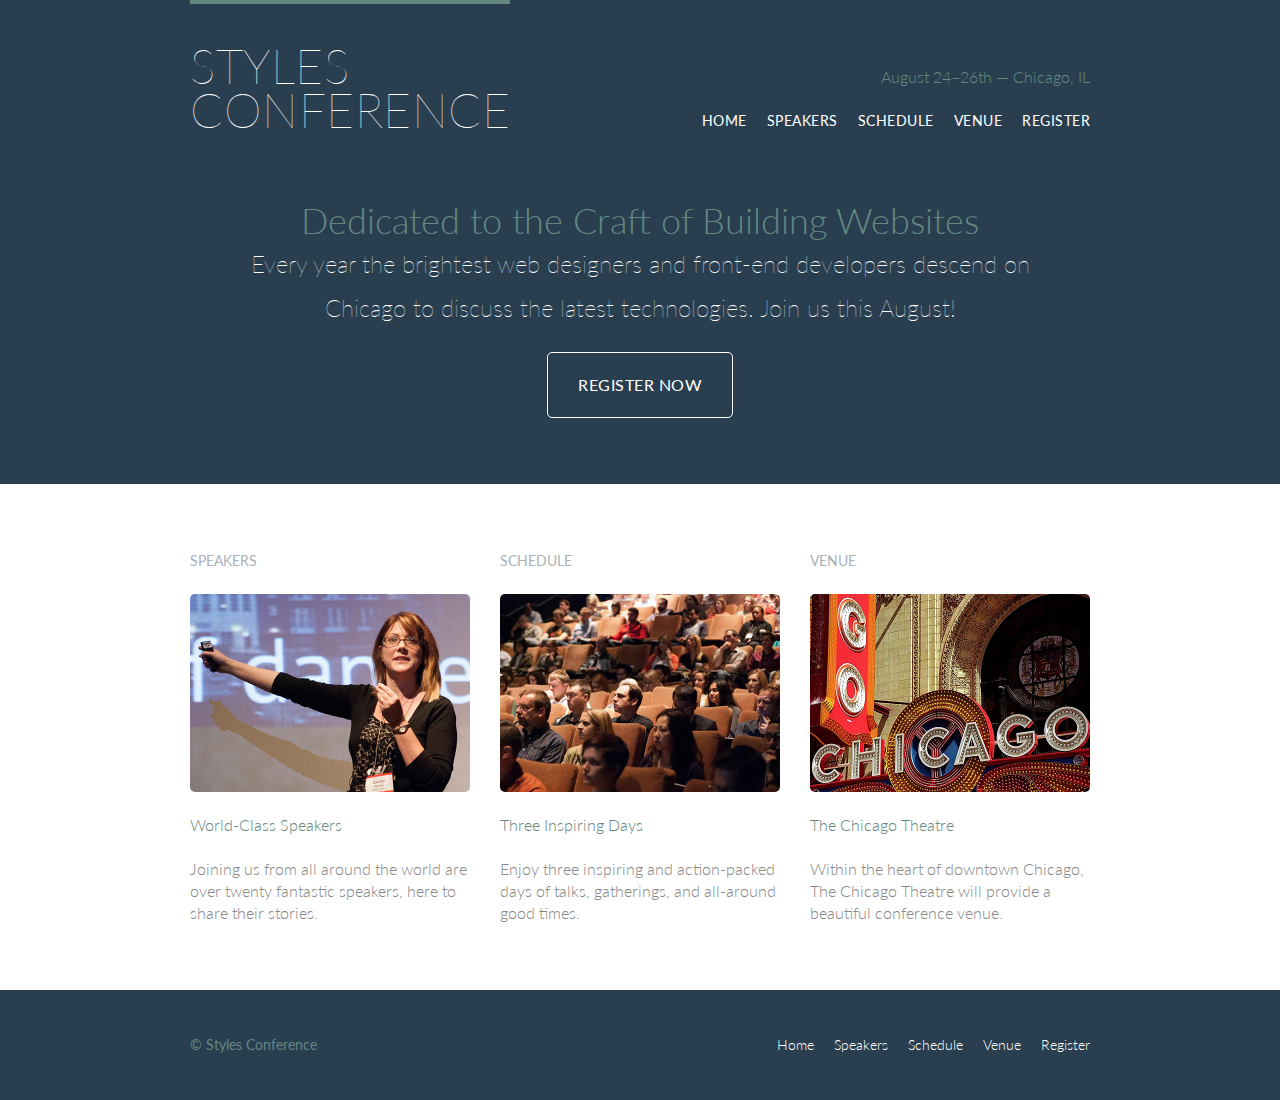
<file: index.html>
<!DOCTYPE html>
<html lang="en">
    <head>
        <meta charset="utf-8">
        <title>Styles Conference</title>
        <link rel="stylesheet" href="assets/stylesheets/main.css">
        <link href="https://fonts.googleapis.com/css?family=Lato:100,300,400" rel="stylesheet">
    </head>
    <body>
        
        <header class="primary-header container group">
            <h1 class="logo">
                <a href="index.html">Styles <br> Conference</a>
            </h1>
            <h3 class="tagline">August 24&ndash;26th &mdash; Chicago, IL</h3>
            
            <nav class="nav primary-nav">
                <ul>
                    <li><a href="index.html">Home</a></li><!--
                    --><li><a href="speakers.html">Speakers</a></li><!--
                    --><li><a href="schedule.html">Schedule</a></li><!--
                    --><li><a href="venue.html">Venue</a></li><!--
                    --><li><a href="register.html">Register</a></li>
                </ul>
            </nav>
        </header>
        
        <section class="hero container">
            <h2>Dedicated to the Craft of Building Websites</h2>
            <p>Every year the brightest web designers and front-end developers descend on Chicago to discuss the latest technologies. Join us this August!</p>
            <a href="register.html" class="btn btn-alt">Register Now</a>
        </section>
        
        <section class="row">
            <div class="grid">
                <!-- Speakers -->
                <section class="teaser col-1-3">
                    <h5>Speakers</h5>
                    <a href="speakers.html">
                        <img src="assets/images/home/speakers.jpg" alt="Professional Speaker">
                        <h3>World-Class Speakers</h3>
                    </a>
                    <p>Joining us from all around the world are over twenty fantastic speakers, here to share their stories.</p>
                </section><!-- 
                Schedule
                --><section class="teaser col-1-3">
                    <h5>Schedule</h5>
                    <a href="schedule.html">
                        <img src="assets/images/home/schedule.jpg" alt="Conference Schedule">
                        <h3>Three Inspiring Days</h3>
                    </a>
                    <p>Enjoy three inspiring and action-packed days of talks, gatherings, and all-around good times.</p>
                </section><!--
                Venue
                --><section class="teaser col-1-3">
                    <h5>Venue</h5>
                    <a href="venue.html">
                        <img src="assets/images/home/venue.jpg" alt="The Chicago Theatre">
                        <h3>The Chicago Theatre</h3>
                    </a>
                    <p>Within the heart of downtown Chicago, The Chicago Theatre will provide a beautiful conference venue.</p>
                </section>
            </div>
        </section>
        
        <footer class="primary-footer container group">
            <small>&copy; Styles Conference</small>
            <nav class="nav">
                <ul>
                    <li><a href="index.html">Home</a></li><!--
                    --><li><a href="speakers.html">Speakers</a></li><!--
                    --><li><a href="schedule.html">Schedule</a></li><!--
                    --><li><a href="venue.html">Venue</a></li><!--
                    --><li><a href="register.html">Register</a></li>
                </ul>
            </nav>
        </footer>

    </body>
</html>
</file>
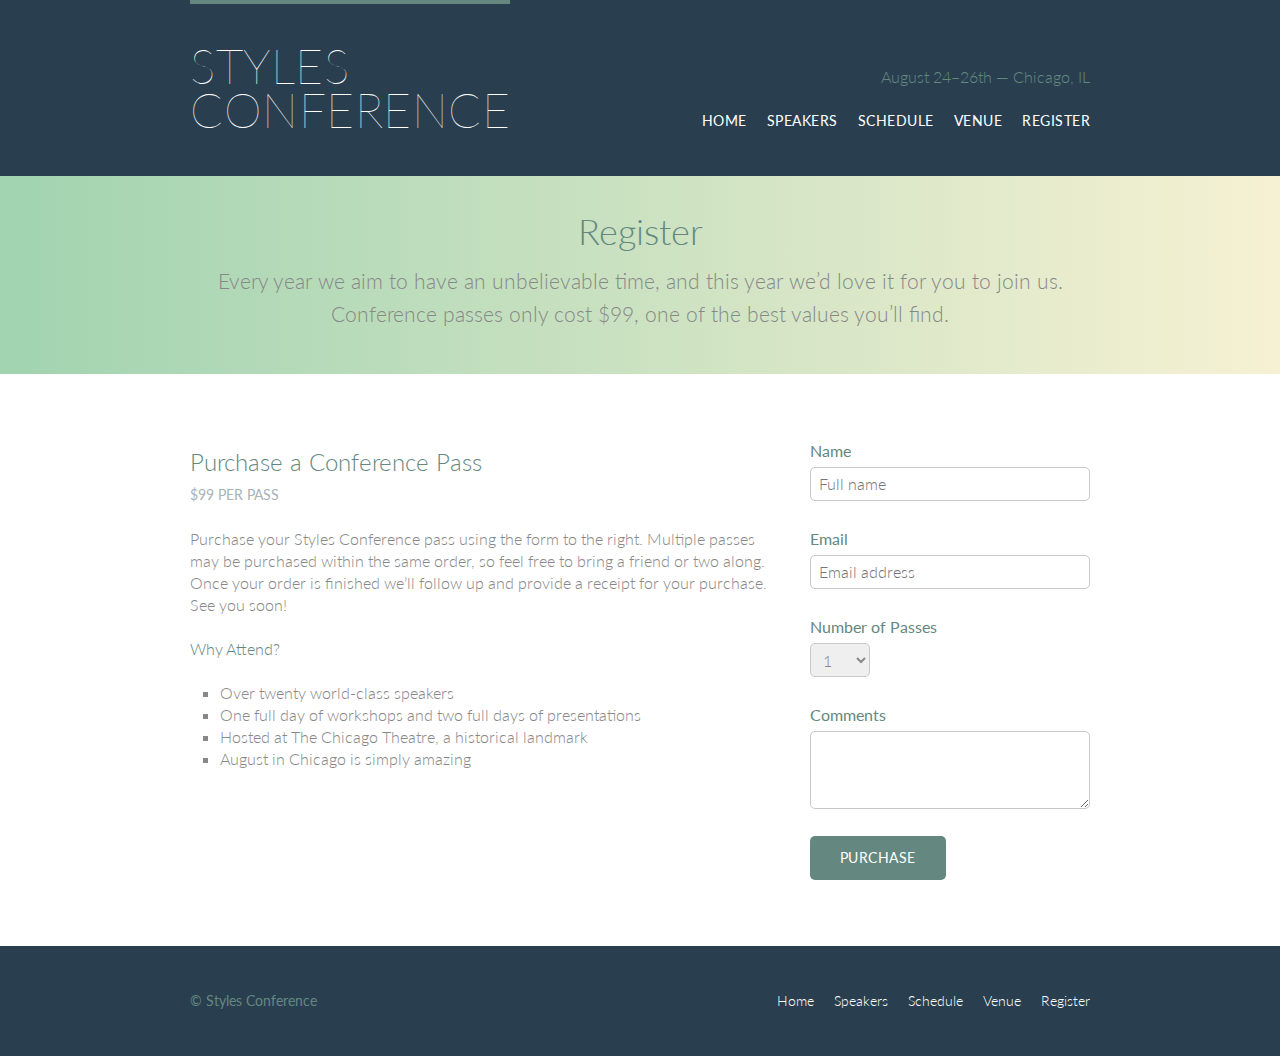
<file: register.html>
<!DOCTYPE html>
<html lang="en">
    <head>
        <meta charset="utf-8">
        <title>Register Now</title>
        <link rel="stylesheet" href="assets/stylesheets/main.css">
        <link href="https://fonts.googleapis.com/css?family=Lato:100,300,400" rel="stylesheet">
    </head>
    <body>
    
        <header class="primary-header container group">
            <h1 class="logo">
                <a href="index.html">Styles <br> Conference</a>
            </h1>
            <h3 class="tagline">August 24&ndash;26th &mdash; Chicago, IL</h3>
            
            <nav class="nav primary-nav">
                <ul>
                    <li><a href="index.html">Home</a></li><!--
                    --><li><a href="speakers.html">Speakers</a></li><!--
                    --><li><a href="schedule.html">Schedule</a></li><!--
                    --><li><a href="venue.html">Venue</a></li><!--
                    --><li><a href="register.html">Register</a></li>
                </ul>
            </nav>
        </header>
        
        <section class="row-alt">
            <div class="lead container">
                <h1>Register</h1>
                <p>Every year we aim to have an unbelievable time, and this year we&#8217;d love it for you to join us. Conference passes only cost $99, one of the best values you’ll find.</p>
            </div>
        </section>
        
        <section class="row">
            <div class="grid">
                <section class="col-2-3">
                    
                    <h2>Purchase a Conference Pass</h2>
                    <h5>$99 per Pass</h5>
                    
                    <p>Purchase your Styles Conference pass using the form to the right. Multiple passes may be purchased within the same order, so feel free to bring a friend or two along. Once your order is finished we&#8217;ll follow up and provide a receipt for your purchase. See you soon!</p>
                    
                    <h4>Why Attend?</h4>
                    
                    <ul class="why-attend">
                        <li>Over twenty world-class speakers</li>
                        <li>One full day of workshops and two full days of presentations</li>
                        <li>Hosted at The Chicago Theatre, a historical landmark</li>
                        <li>August in Chicago is simply amazing</li>
                    </ul>
                    
                </section><!--
                --><form class="col-1-3" action="#" method="post">
                    
                    <fieldset class="register-group">
                        <label>
                            Name
                            <input type="text" name="name" placeholder="Full name" required>
                        </label>
                        
                        <label>
                            Email
                            <input type="email" name="email" placeholder="Email address" required>
                        </label>
                        
                        <label>
                            Number of Passes
                            <select name="quantity" required>
                                <option value="1" selected>1</option>
                                <option value="2">2</option>
                                <option value="3">3</option>
                                <option value="4">4</option>
                                <option value="5">5</option>
                            </select>
                        </label>
                        
                        <label>
                            Comments
                            <textarea name="comments"></textarea>
                        </label>
                        
                    </fieldset>
                    
                    <input class="btn btn-default" type="submit" name="submit" value="Purchase">
                </form>
            </div>
        </section>
        
        <footer class="primary-footer container group">
            <small>&copy; Styles Conference</small>
            <nav class="nav">
                <ul>
                    <li><a href="index.html">Home</a></li><!--
                    --><li><a href="speakers.html">Speakers</a></li><!--
                    --><li><a href="schedule.html">Schedule</a></li><!--
                    --><li><a href="venue.html">Venue</a></li><!--
                    --><li><a href="register.html">Register</a></li>
                </ul>
            </nav>
        </footer>
    </body>
</html>
</file>
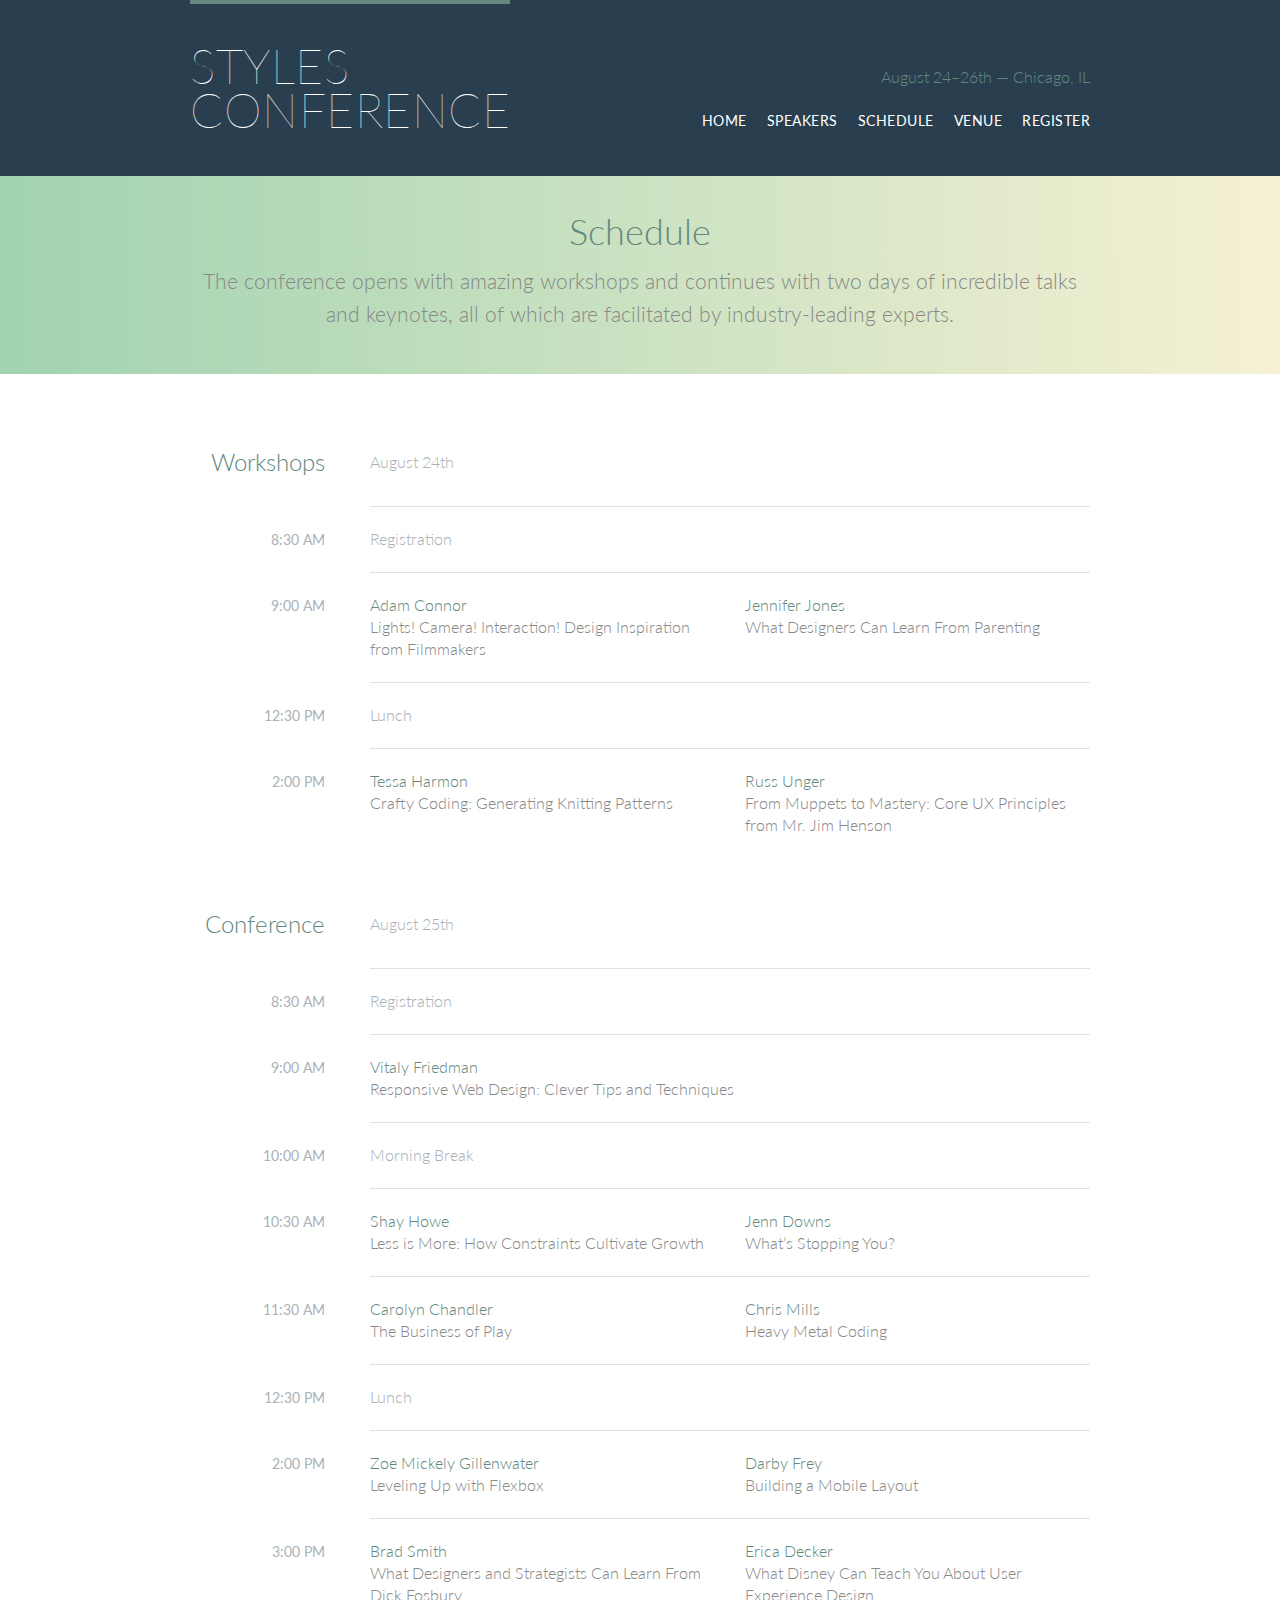
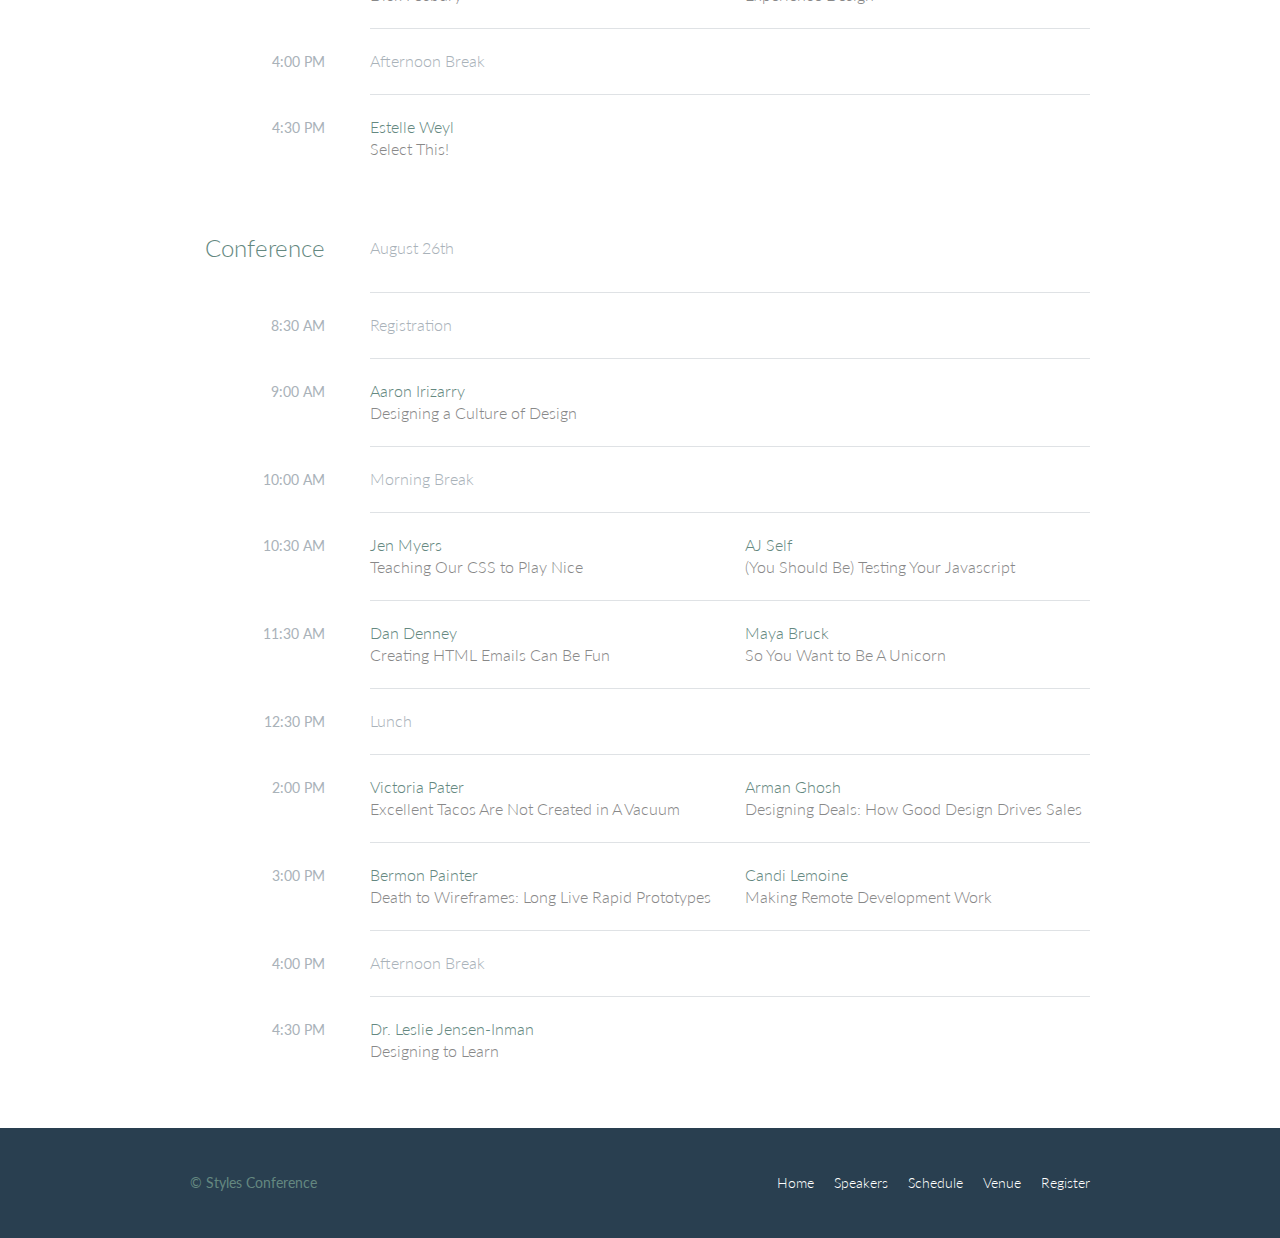
<file: schedule.html>
<!DOCTYPE html>
<html lang="en">
    <head>
        <meta charset="utf-8">
        <title>Register Now</title>
        <link rel="stylesheet" href="assets/stylesheets/main.css">
        <link href="https://fonts.googleapis.com/css?family=Lato:100,300,400" rel="stylesheet">
    </head>
    <body>
    
        <header class="primary-header container group">
            <h1 class="logo">
                <a href="index.html">Styles <br> Conference</a>
            </h1>
            <h3 class="tagline">August 24&ndash;26th &mdash; Chicago, IL</h3>
            
            <nav class="nav primary-nav">
                <ul>
                    <li><a href="index.html">Home</a></li><!--
                    --><li><a href="speakers.html">Speakers</a></li><!--
                    --><li><a href="schedule.html">Schedule</a></li><!--
                    --><li><a href="venue.html">Venue</a></li><!--
                    --><li><a href="register.html">Register</a></li>
                </ul>
            </nav>
        </header>
        
        <section class="row-alt">
            <div class="lead container">
                <h1>Schedule</h1>
                <p>The conference opens with amazing workshops and continues with two days of incredible talks and keynotes, all of which are facilitated by industry-leading experts.</p>
            </div>
        </section>
        
        <section class="row">
            <div class="container">
                
                <table>
                    <thead>
                        <tr>
                            <th scope="row">
                                Workshops
                            </th>
                            <td class="schedule-offset" colspan="2">
                                August 24th
                            </td>
                        </tr>
                    </thead>
                    <tbody>
                        <tr>
                            <th scope="row">
                                <time datetime="08:30:00">8:30 AM</time>
                            </th>
                            <td class="schedule-offset" colspan="2">
                                Registration
                            </td>
                        </tr>
                        <tr>
                            <th scope="row">
                                <time datetime="09:00:00">9:00 AM</time>
                            </th>
                            <td>
                                <a href="speakers.html#adam-connor">
                                    <h4>Adam Connor</h4>
                                    Lights! Camera! Interaction! Design Inspiration from Filmmakers
                                </a>
                            </td>
                            <td>
                                <a href="speakers.html#jennifer-jones">
                                    <h4>Jennifer Jones</h4>
                                    What Designers Can Learn From Parenting
                                </a>
                            </td>
                        </tr>
                        <tr>
                            <th scope="row">
                                <time datetime="12:30:00">12:30 PM</time>
                            </th>
                            <td class="schedule-offset" colspan="2">
                                Lunch
                            </td>
                        </tr>
                        <tr>
                            <th scope="row">
                                <time datetime="14:00:00">2:00 PM</time>
                            </th>
                            <td>
                                <a href="speakers.html#tessa-harmon">
                                    <h4>Tessa Harmon</h4>
                                    Crafty Coding: Generating Knitting Patterns
                                </a>
                            </td>
                            <td>
                                <a href="speakers.html#russ-unger">
                                    <h4>Russ Unger</h4>
                                    From Muppets to Mastery: Core UX Principles from Mr. Jim Henson
                                </a>
                            </td>
                        </tr>
                    </tbody>
                </table>
                
                <table>
                    <thead>
                        <tr>
                            <th scope="row">
                                Conference
                            </th>
                            <td class="schedule-offset" colspan="2">
                                August 25th
                            </td>
                        </tr>
                    </thead>
                    <tbody>
                        <tr>
                            <th scope="row">
                                <time datetime="08:30:00">8:30 AM</time>
                            </th>
                            <td class="schedule-offset" colspan="2">
                                Registration
                            </td>
                        </tr>
                        <tr>
                            <th scope="row">
                                <time datetime="09:00:00">9:00 AM</time>
                            </th>
                            <td colspan="2">
                                <a href="speakers.html#vitaly-friedman">
                                    <h4>Vitaly Friedman</h4>
                                    Responsive Web Design: Clever Tips and Techniques
                                </a>
                            </td>
                        </tr>
                        <tr>
                            <th scope="row">
                                <time datetime="10:00:00">10:00 AM</time>
                            </th>
                            <td class="schedule-offset" colspan="2">
                                Morning Break
                            </td>
                        </tr>
                        <tr>
                            <th scope="row">
                                <time datetime="10:30:00">10:30 AM</time>
                            </th>
                            <td>
                                <a href="speakers.html#shay-howe">
                                    <h4>Shay Howe</h4>
                                    Less is More: How Constraints Cultivate Growth
                                </a>
                            </td>
                            <td>
                                <a href="speakers.html#jenn-downs">
                                    <h4>Jenn Downs</h4>
                                    What&#8217;s Stopping You?
                                </a>
                            </td>
                        </tr>
                        <tr>
                            <th scope="row">
                                <time datetime="11:30:00">11:30 AM</time>
                            </th>
                            <td>
                                <a href="speakers.html#carolyn-chandler">
                                    <h4>Carolyn Chandler</h4>
                                    The Business of Play
                                </a>
                            </td>
                            <td>
                                <a href="speakers.html#chris-mills">
                                    <h4>Chris Mills</h4>
                                    Heavy Metal Coding
                                </a>
                            </td>
                        </tr>
                        <tr>
                            <th scope="row">
                                <time datetime="12:30:00">12:30 PM</time>
                            </th>
                            <td class="schedule-offset" colspan="2">
                                Lunch
                            </td>
                        </tr>
                        <tr>
                            <th scope="row">
                                <time datetime="14:00:00">2:00 PM</time>
                            </th>
                            <td>
                                <a href="speakers.html#zoe-mickley-gillenwater">
                                    <h4>Zoe Mickely Gillenwater</h4>
                                    Leveling Up with Flexbox
                                </a>
                            </td>
                            <td>
                                <a href="speakers.html#darby-frey">
                                    <h4>Darby Frey</h4>
                                    Building a Mobile Layout
                                </a>
                            </td>
                        </tr>
                        <tr>
                            <th scope="row">
                                <time datetime="15:00:00">3:00 PM</time>
                            </th>
                            <td>
                                <a href="speakers.html#brad-smith">
                                    <h4>Brad Smith</h4>
                                    What Designers and Strategists Can Learn From Dick Fosbury
                                </a>
                            </td>
                            <td>
                                <a href="speakers.html#erica-decker">
                                    <h4>Erica Decker</h4>
                                    What Disney Can Teach You About User Experience Design
                                </a>
                            </td>
                        </tr>
                        <tr>
                            <th scope="row">
                                <time datetime="16:00:00">4:00 PM</time>
                            </th>
                            <td class="schedule-offset" colspan="2">
                                Afternoon Break
                            </td>
                        </tr>
                        <tr>
                            <th scope="row">
                                <time datetime="16:30:00">4:30 PM</time>
                            </th>
                            <td colspan="2">
                                <a href="speakers.html#estelle-weyl">
                                    <h4>Estelle Weyl</h4>
                                    Select This!
                                </a>
                            </td>
                        </tr>
                    </tbody>
                </table>
                
                <table>
                    <thead>
                        <tr>
                            <th scope="row">
                                Conference
                            </th>
                            <td class="schedule-offset" colspan="2">
                                August 26th
                            </td>
                        </tr>
                    </thead>
                    <tbody>
                        <tr>
                            <th scope="row">
                                <time datetime="08:30:00">8:30 AM</time>
                            </th>
                            <td class="schedule-offset" colspan="2">
                                Registration
                            </td>
                        </tr>
                        <tr>
                            <th scope="row">
                                <time datetime="09:00:00">9:00 AM</time>
                            </th>
                            <td colspan="2">
                                <a href="speakers.html#aaron-irizarry">
                                    <h4>Aaron Irizarry</h4>
                                    Designing a Culture of Design
                                </a>
                            </td>
                        </tr>
                        <tr>
                            <th scope="row">
                                <time datetime="10:00:00">10:00 AM</time>
                            </th>
                            <td class="schedule-offset" colspan="2">
                                Morning Break
                            </td>
                        </tr>
                        <tr>
                            <th scope="row">
                                <time datetime="10:30:00">10:30 AM</time>
                            </th>
                            <td>
                                <a href="speakers.html#jen-myers">
                                    <h4>Jen Myers</h4>
                                    Teaching Our CSS to Play Nice
                                </a>
                            </td>
                            <td>
                               <a href="speakers.html#aj-self">
                                    <h4>AJ Self</h4>
                                   (You Should Be) Testing Your Javascript
                                </a> 
                            </td>
                        </tr>
                        <tr>
                            <th scope="row">
                                <time datetime="11:30:00">11:30 AM</time>
                            </th>
                            <td>
                                <a href="speakers.html#dan-denney">
                                    <h4>Dan Denney</h4>
                                    Creating HTML Emails Can Be Fun
                                </a>
                            </td>
                            <td>
                                <a href="speakers.html#maya-bruck">
                                    <h4>Maya Bruck</h4>
                                    So You Want to Be A Unicorn
                                </a>
                            </td>
                        </tr>
                        <tr>
                            <th scope="row">
                                <time datetime="12:30:00">12:30 PM</time>
                            </th>
                            <td class="schedule-offset" colspan="2">
                                Lunch
                            </td>
                        </tr>
                        <tr>
                            <th scope="row">
                                <time datetime="14:00:00">2:00 PM</time>
                            </th>
                            <td>
                                <a href="speakers.html#victoria-pater">
                                    <h4>Victoria Pater</h4>
                                    Excellent Tacos Are Not Created in A Vacuum
                                </a>
                            </td>
                            <td>
                                <a href="speakers.html#arman-ghosh">
                                    <h4>Arman Ghosh</h4>
                                    Designing Deals: How Good Design Drives Sales
                                </a>
                            </td>
                        </tr>
                        <tr>
                            <th scope="row">
                                <time datetime="15:00:00">3:00 PM</time>
                            </th>
                            <td>
                                <a href="speakers.html#bermon-painter">
                                    <h4>Bermon Painter</h4>
                                    Death to Wireframes: Long Live Rapid Prototypes
                                </a>
                            </td>
                            <td>
                                <a href="speakers.html#candi-lemoine">
                                    <h4>Candi Lemoine</h4>
                                    Making Remote Development Work
                                </a>
                            </td>
                        </tr>
                        <tr>
                            <th scope="row">
                                <time datetime="16:00:00">4:00 PM</time>
                            </th>
                            <td class="schedule-offset" colspan="2">
                                Afternoon Break
                            </td>
                        </tr>
                        <tr>
                            <th scope="row">
                                <time datetime="16:30:00">4:30 PM</time>
                            </th>
                            <td colspan="2">
                                <a href="speakers.html#dr-leslie-jensen-inman">
                                    <h4>Dr. Leslie Jensen-Inman</h4>
                                    Designing to Learn
                                </a>
                            </td>
                        </tr>
                    </tbody>
                </table>
                
            </div>
        </section>
        
        <footer class="primary-footer container group">
            <small>&copy; Styles Conference</small>
            <nav class="nav">
                <ul>
                    <li><a href="index.html">Home</a></li><!--
                    --><li><a href="speakers.html">Speakers</a></li><!--
                    --><li><a href="schedule.html">Schedule</a></li><!--
                    --><li><a href="venue.html">Venue</a></li><!--
                    --><li><a href="register.html">Register</a></li>
                </ul>
            </nav>
        </footer>
    </body>
</html>
</file>
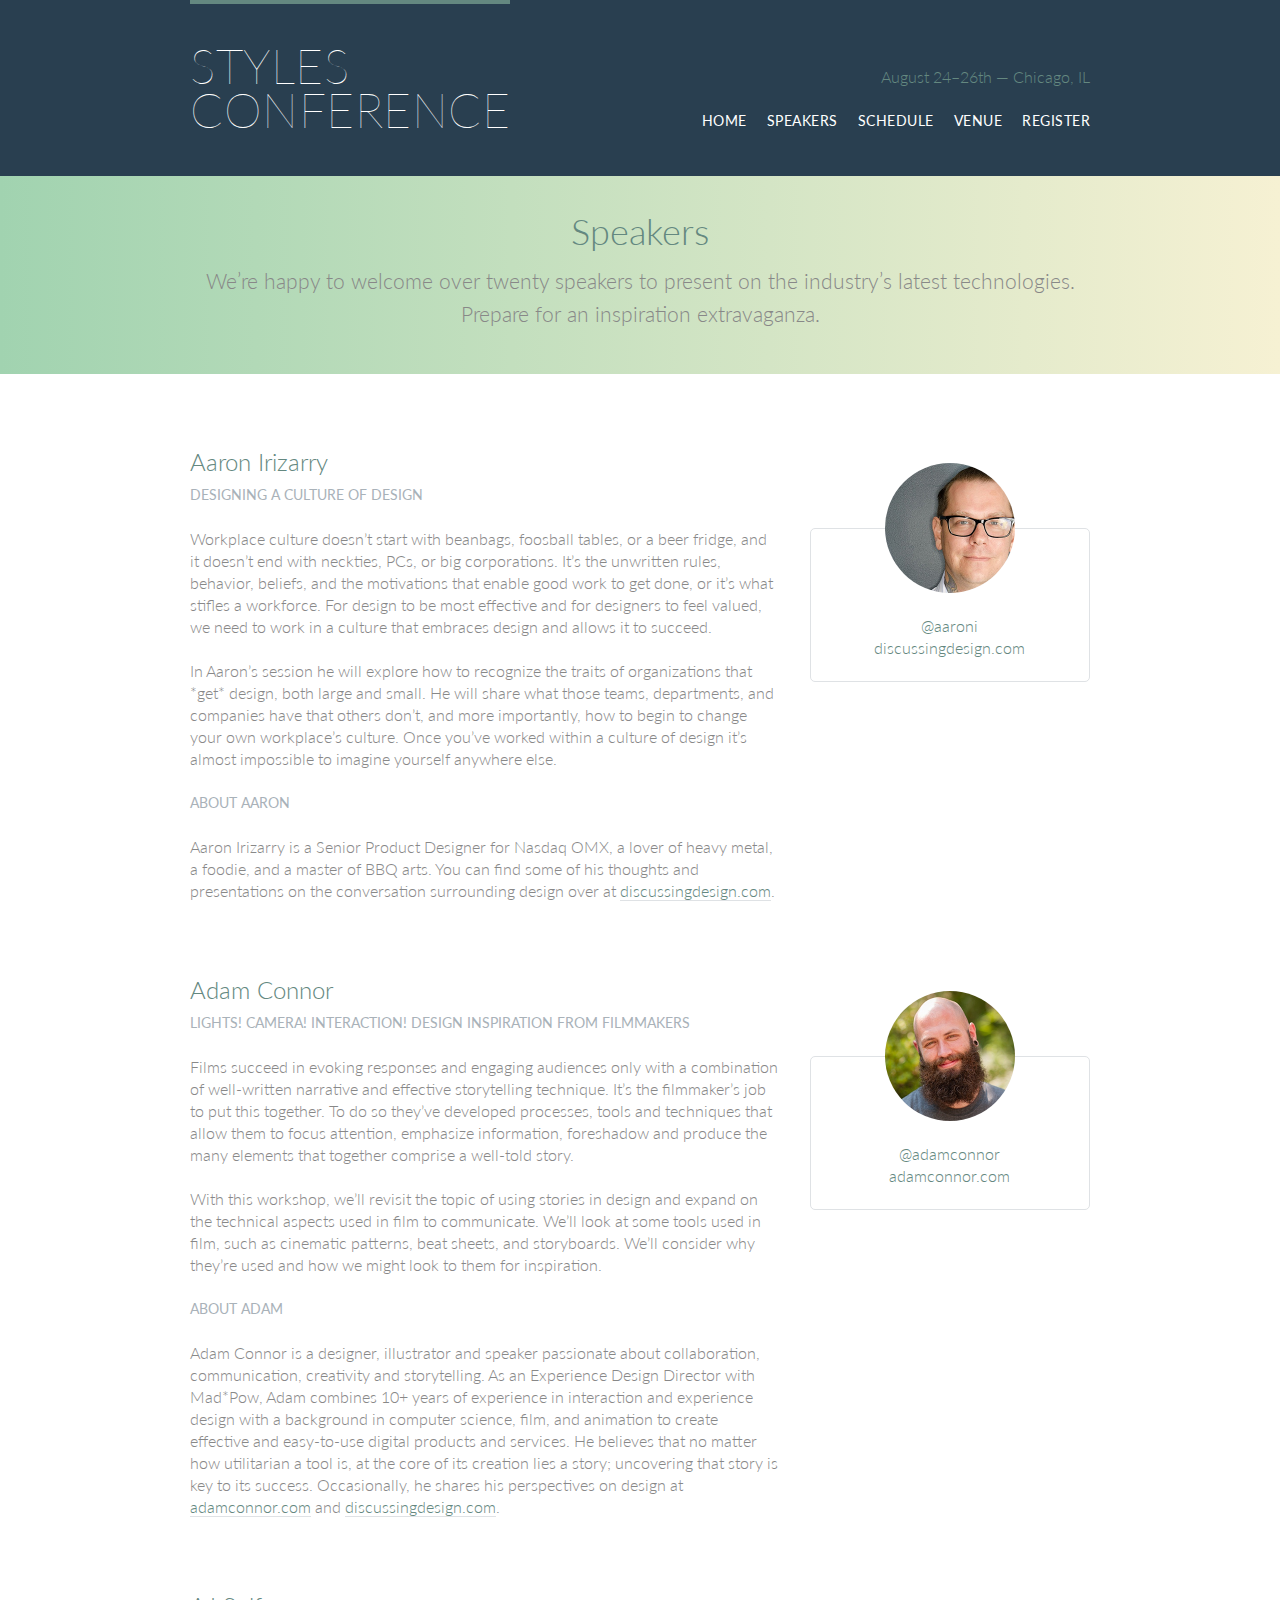
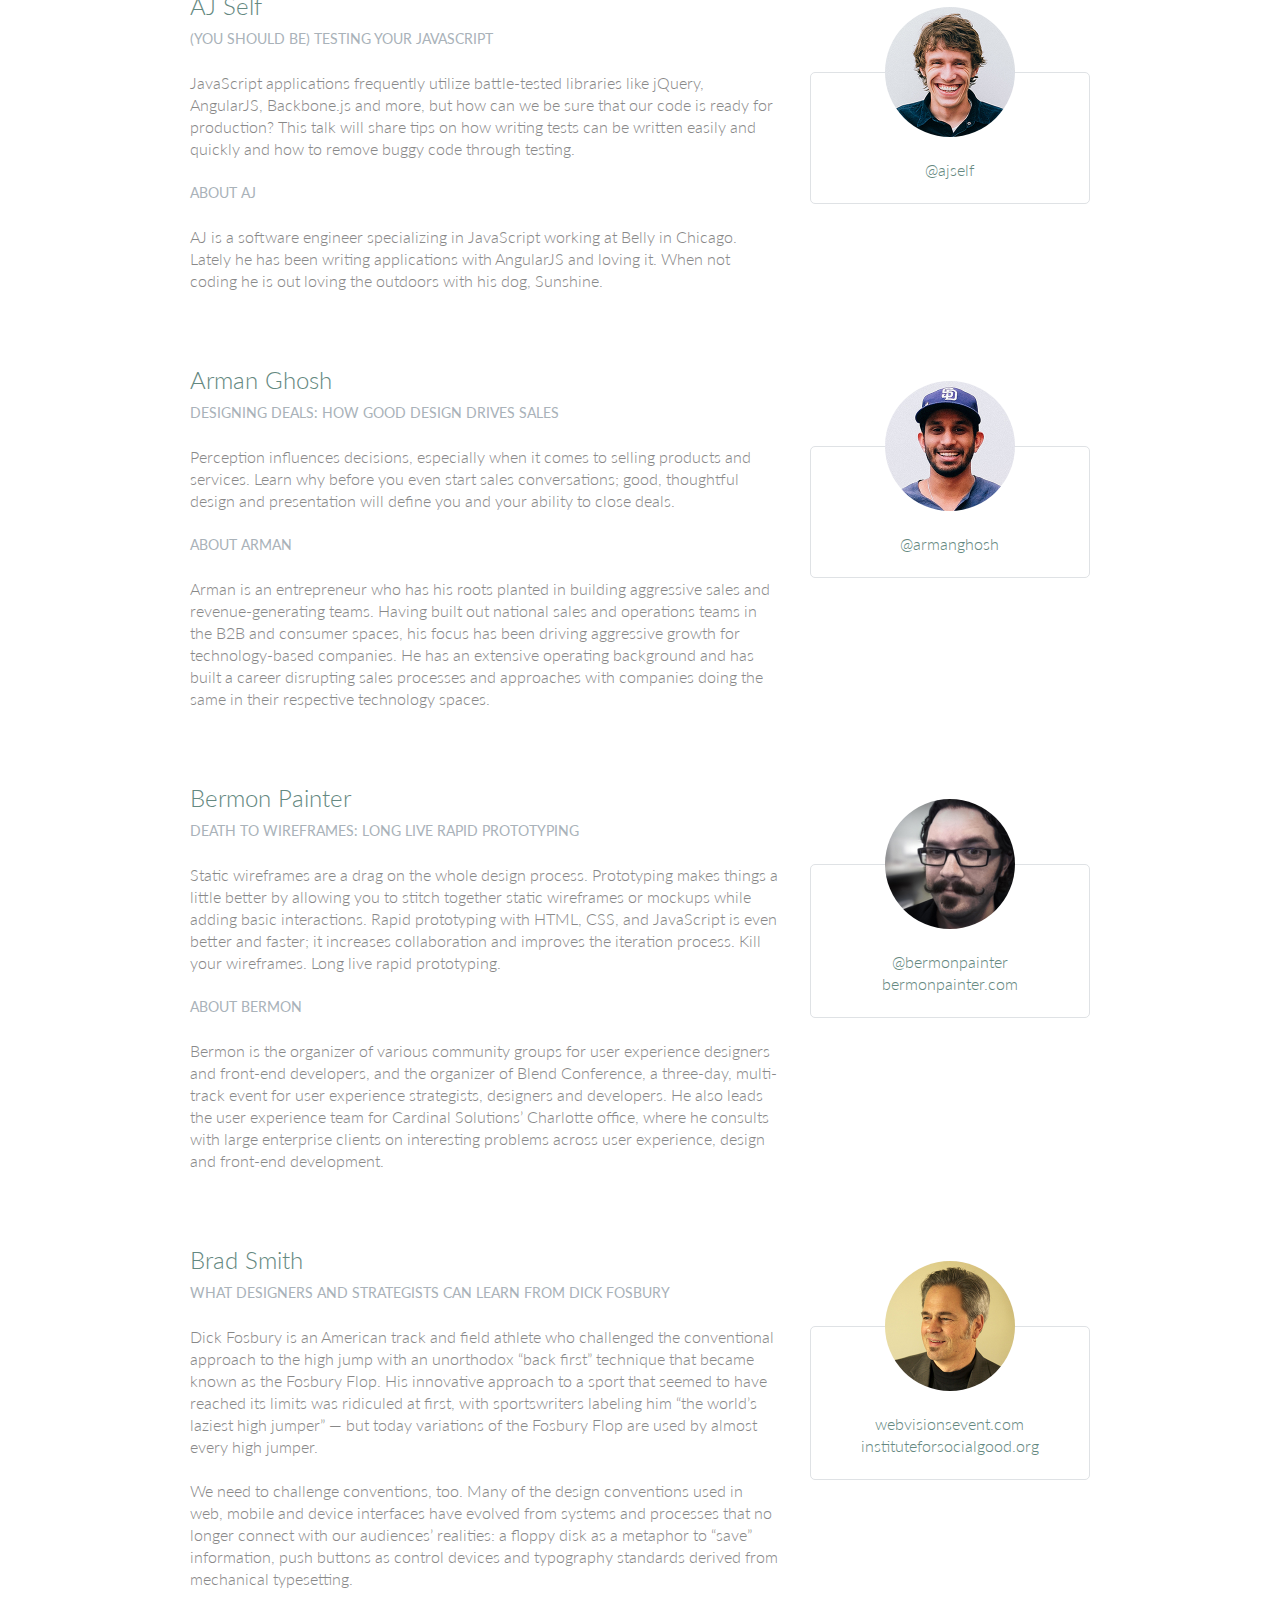
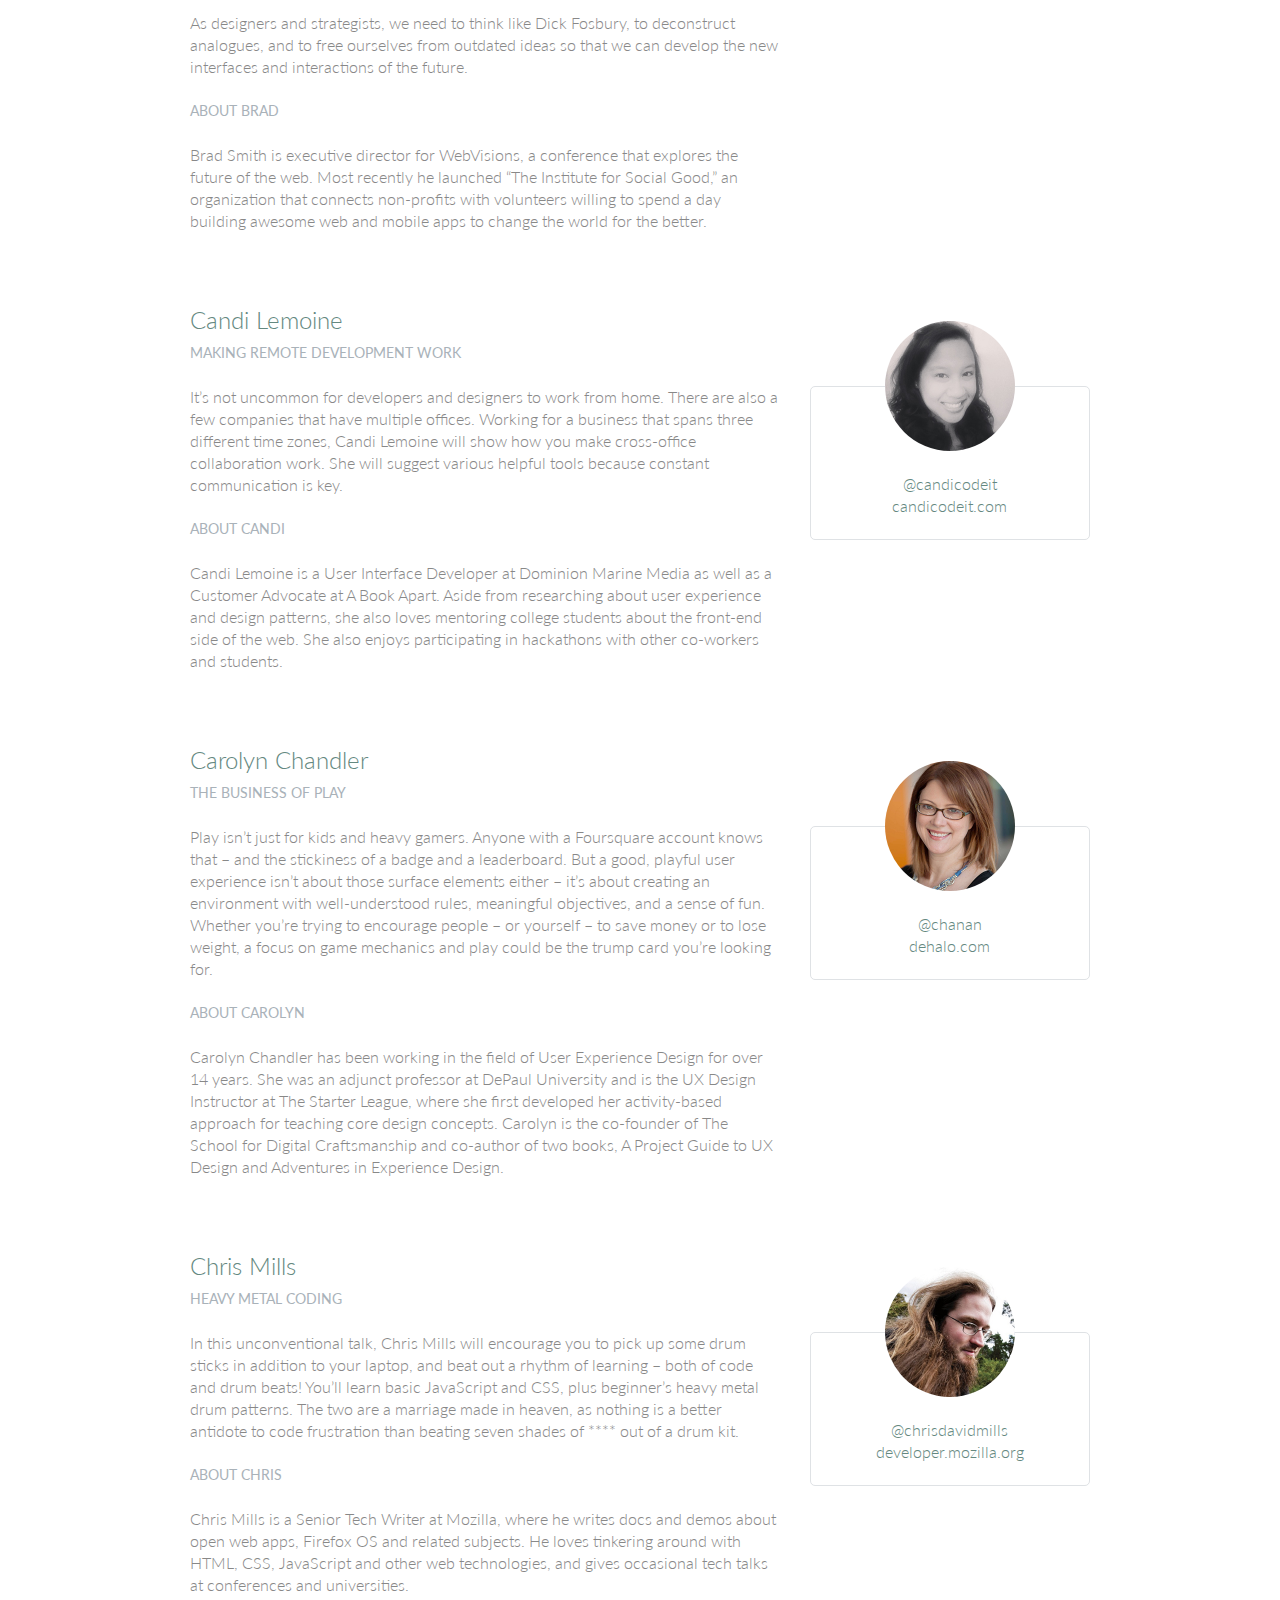
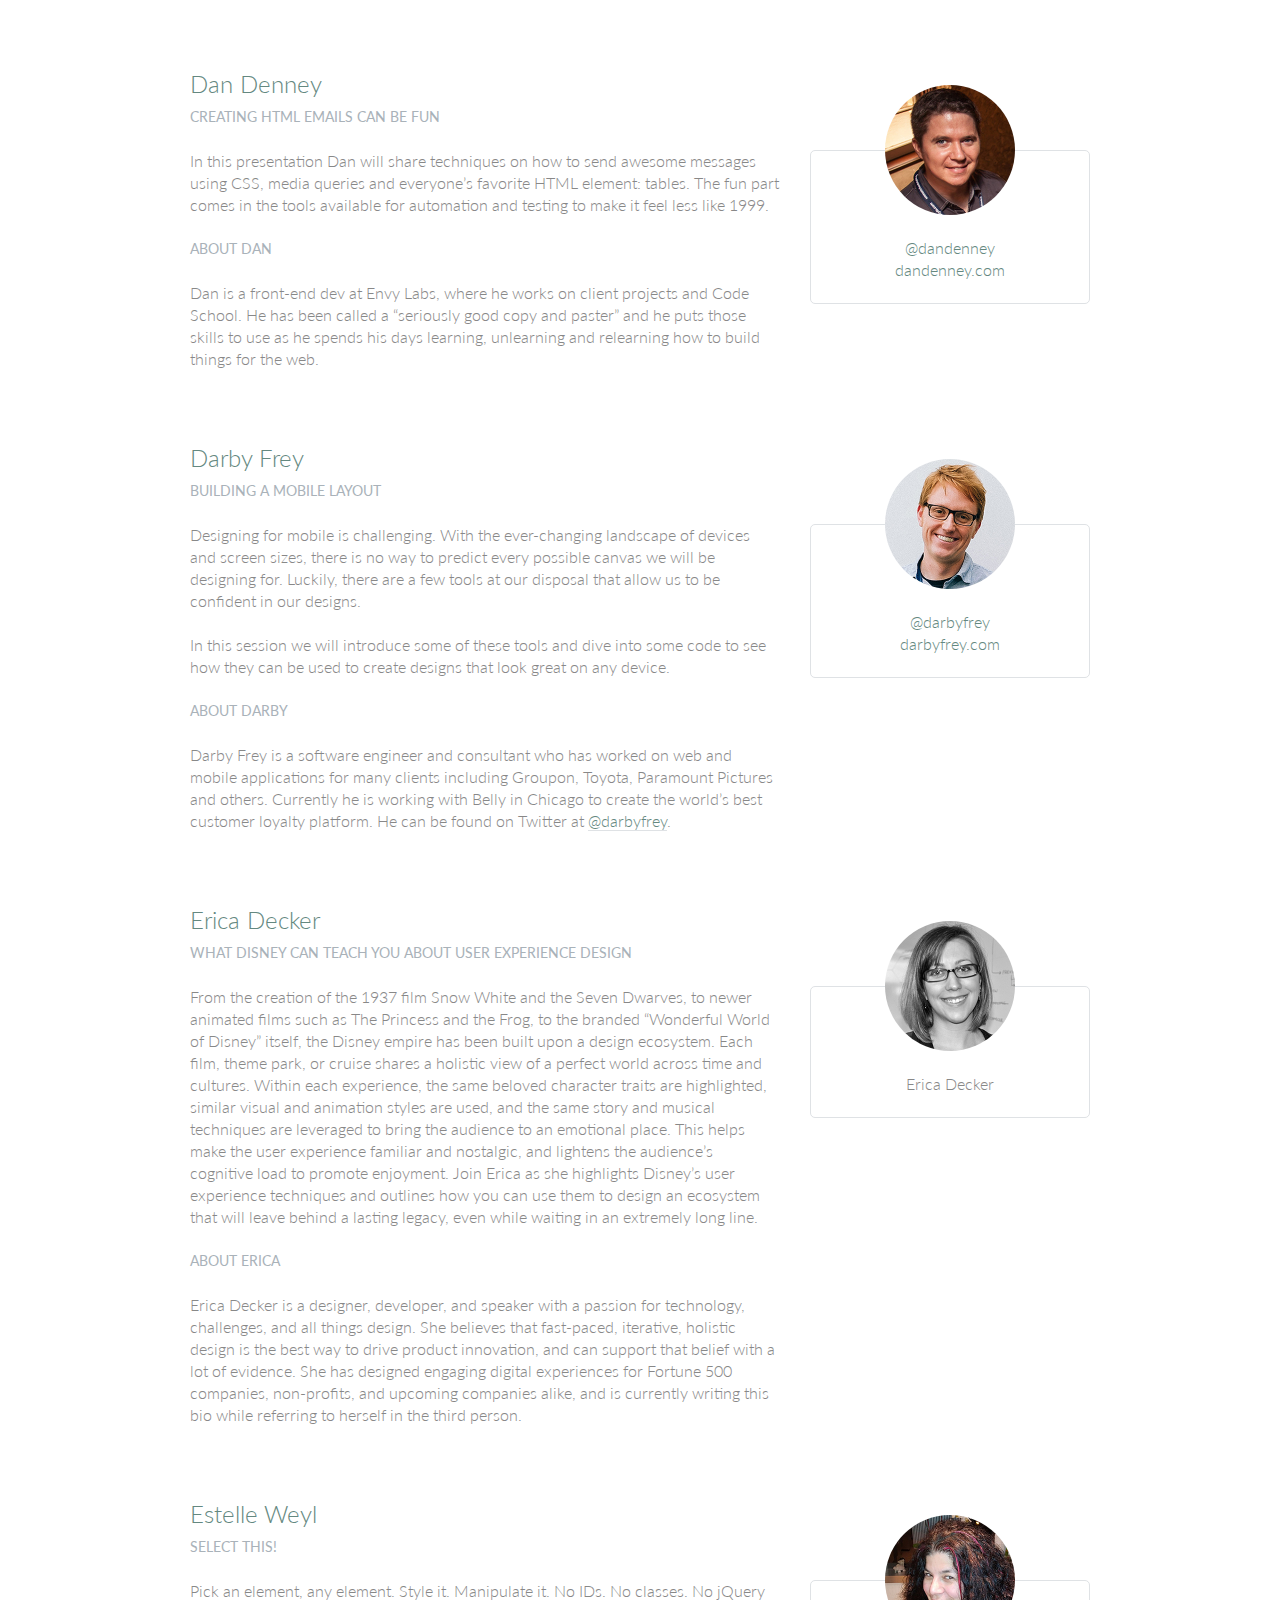
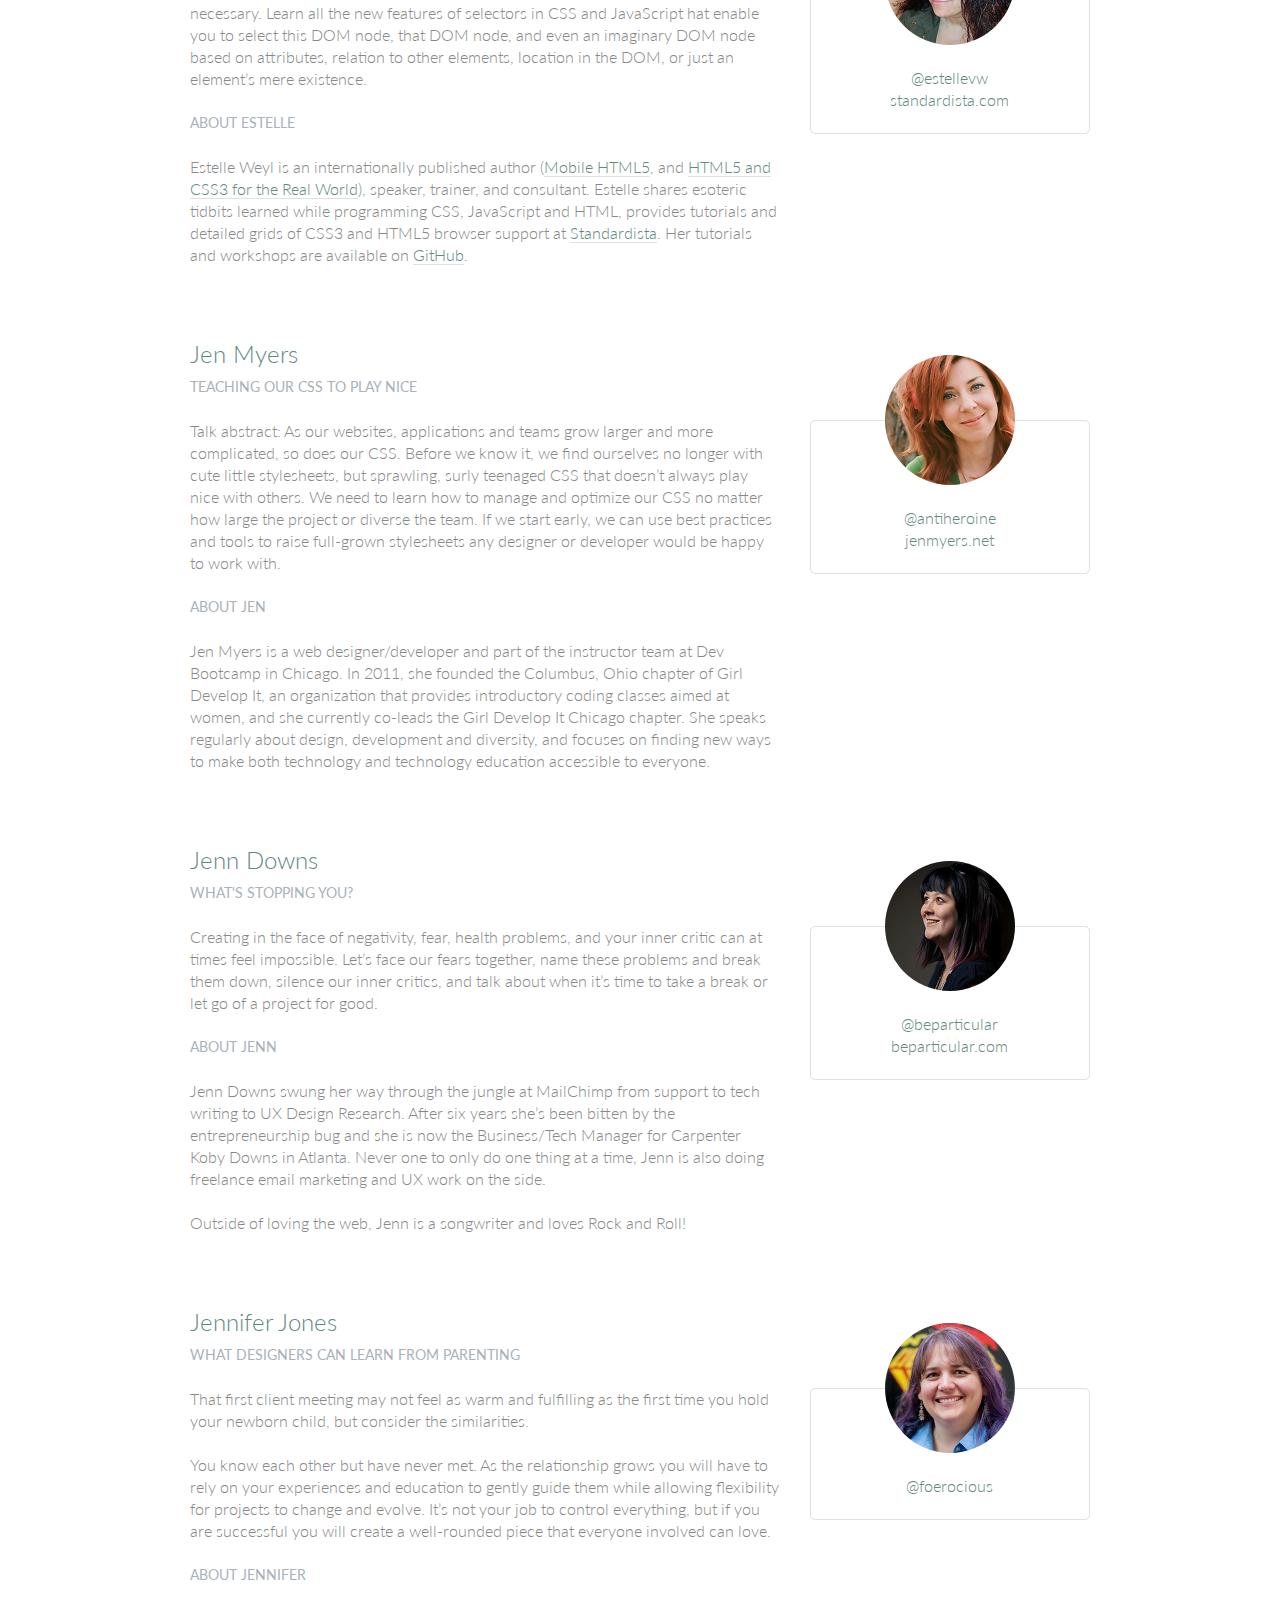
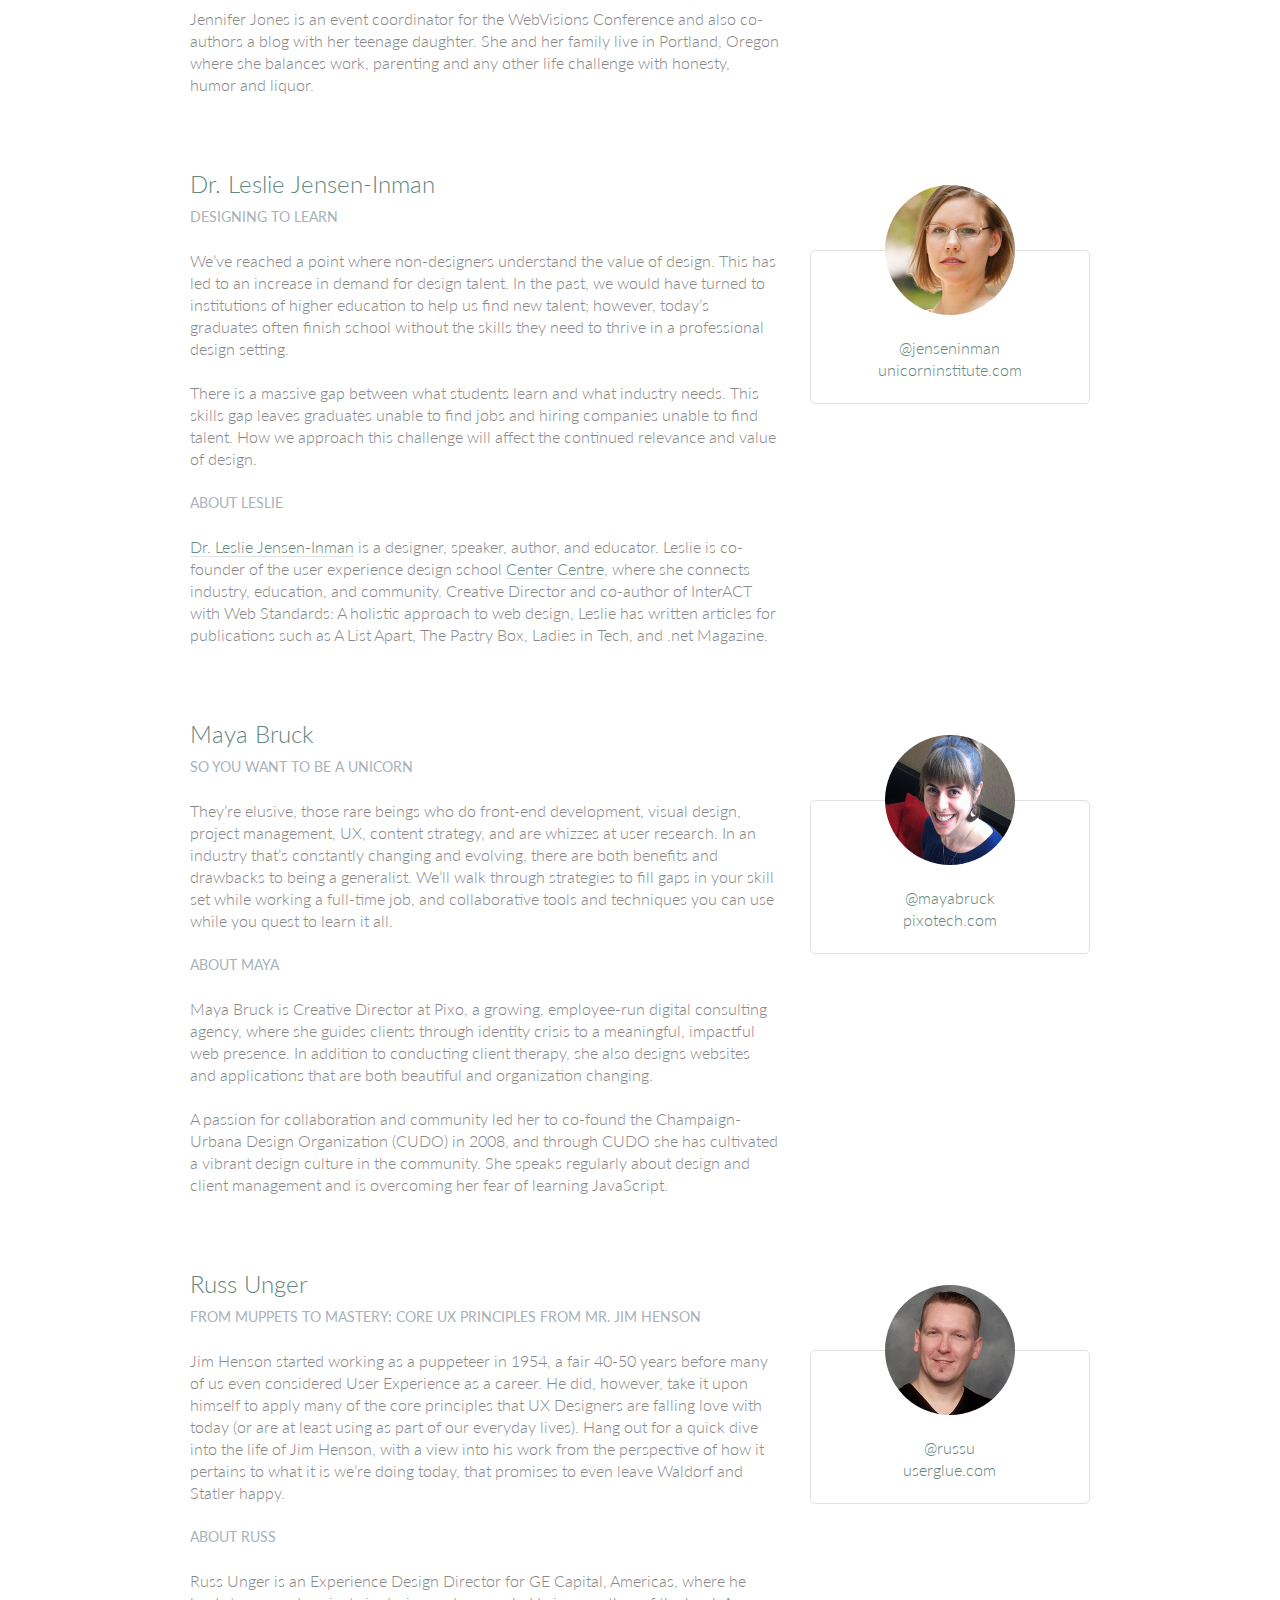
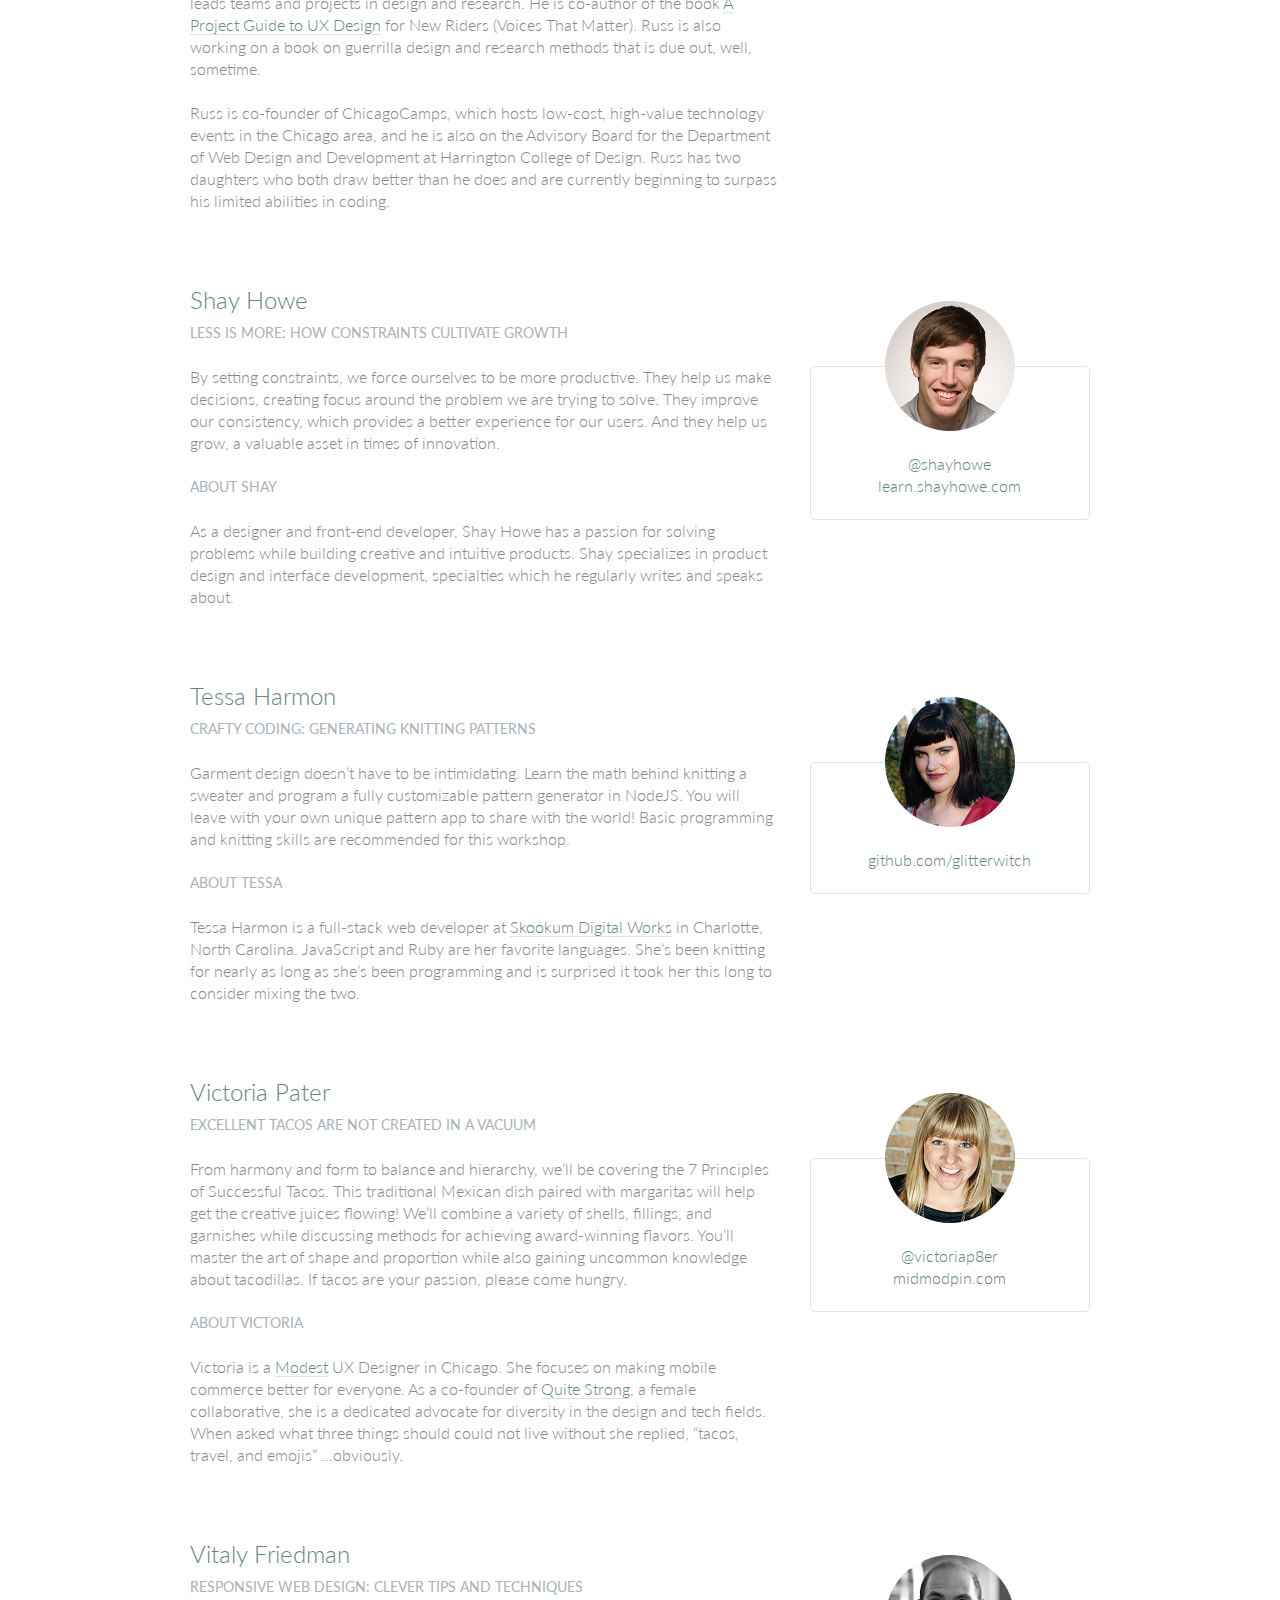
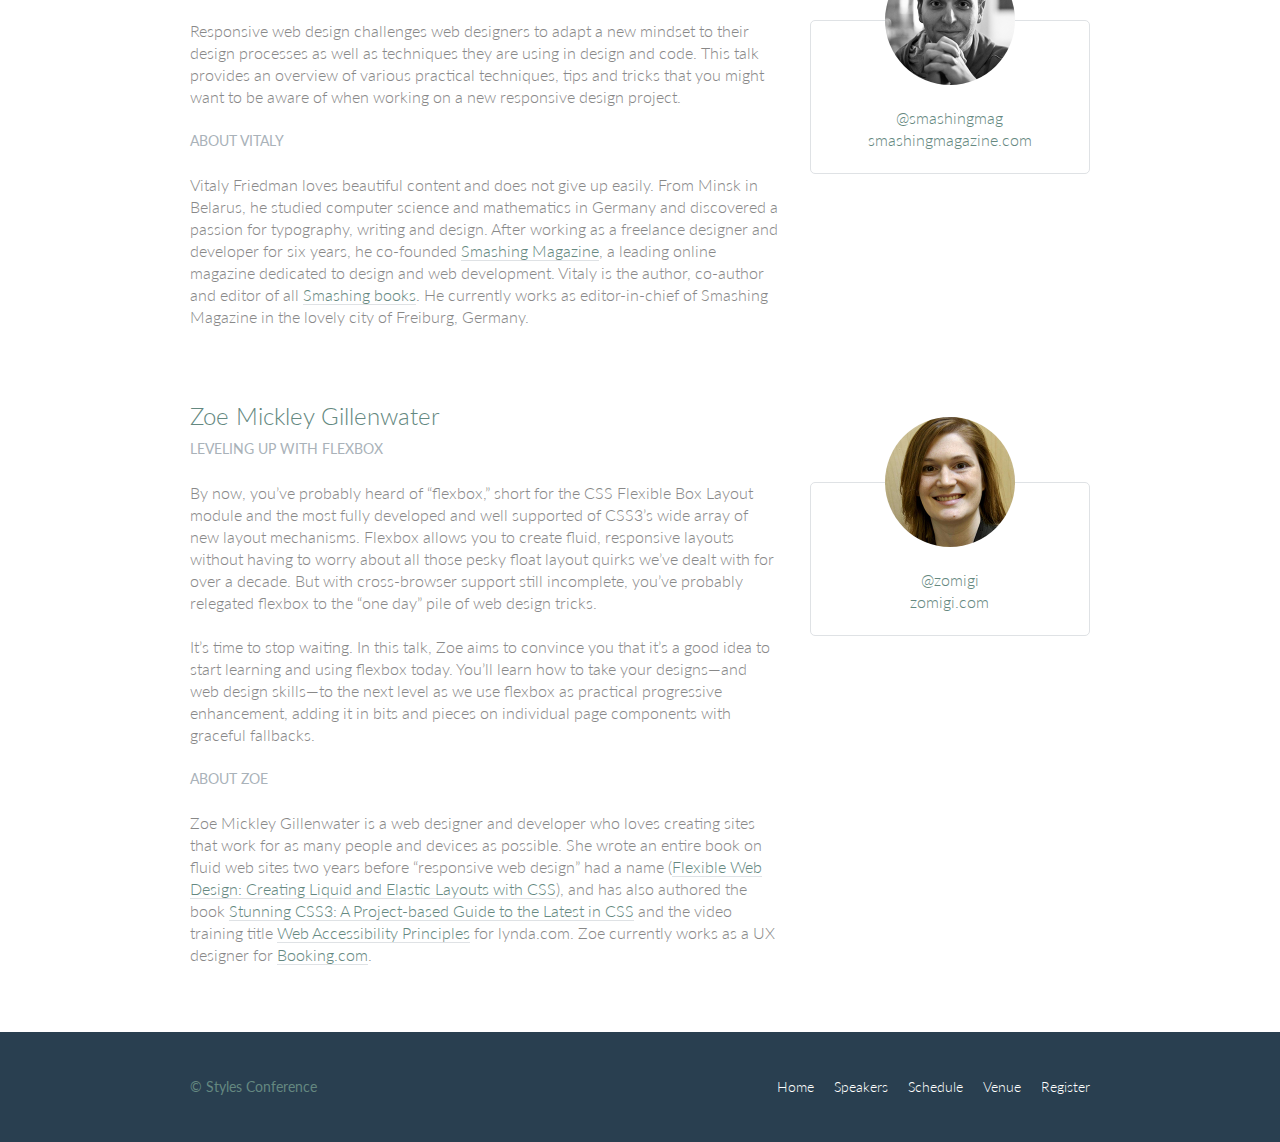
<file: speakers.html>
<!DOCTYPE html>
<html lang="en">
    <head>
        <meta charset="utf-8">
        <title>Register Now</title>
        <link rel="stylesheet" href="assets/stylesheets/main.css">
        <link href="https://fonts.googleapis.com/css?family=Lato:100,300,400" rel="stylesheet">
    </head>
    <body>
    
        <header class="primary-header container group">
            <h1 class="logo">
                <a href="index.html">Styles <br> Conference</a>
            </h1>
            <h3 class="tagline">August 24&ndash;26th &mdash; Chicago, IL</h3>
            
            <nav class="nav primary-nav">
                <ul>
                    <li><a href="index.html">Home</a></li><!--
                    --><li><a href="speakers.html">Speakers</a></li><!--
                    --><li><a href="schedule.html">Schedule</a></li><!--
                    --><li><a href="venue.html">Venue</a></li><!--
                    --><li><a href="register.html">Register</a></li>
                </ul>
            </nav>
        </header>
        
        <section class="row-alt">
            <div class="lead container">
                <h1>Speakers</h1>
                <p>We&#8217;re happy to welcome over twenty speakers to present on the industry&#8217;s latest technologies. Prepare for an inspiration extravaganza.</p>
            </div>
        </section>
        
        <section class="row">
            <div class="grid">
                <section class="speaker" id="aaron-irizarry">
                    <div class="col-2-3">
                        <h2>Aaron Irizarry</h2>
                        <h5>Designing a Culture of Design</h5>
                        
                        <p>Workplace culture doesn&#8217;t start with beanbags, foosball tables, or a beer fridge, and it doesn&#8217;t end with neckties, PCs, or big corporations. It&#8217;s the unwritten rules, behavior, beliefs, and the motivations that enable good work to get done, or it&#8217;s what stifles a workforce. For design to be most effective and for designers to feel valued, we need to work in a culture that embraces design and allows it to succeed.</p>
                        
                        <p>In Aaron&#8217;s session he will explore how to recognize the traits of organizations that *get* design, both large and small. He will share what those teams, departments, and companies have that others don&#8217;t, and more importantly, how to begin to change your own workplace&#8217;s culture. Once you&#8217;ve worked within a culture of design it&#8217;s almost impossible to imagine yourself anywhere else.</p>
                        
                        <h5>About Aaron</h5>
                        <p>Aaron Irizarry is a Senior Product Designer for Nasdaq OMX, a lover of heavy metal, a foodie, and a master of BBQ arts. You can find some of his thoughts and presentations on the conversation surrounding design over at <a href="http://www.discussingdesign.com/">discussingdesign.com</a>.</p>
                    </div><!--
                    --><aside class="col-1-3">
                        <div class="speaker-info">
                            <img src="assets/images/speakers/aaron-irizarry.jpg" alt="Aaron Irizarry">
                            <ul>
                                <li><a href="https://twitter.com/aaroni">@aaroni</a></li>
                                <li><a href="http://www.discussingdesign.com/">discussingdesign.com</a></li>
                            </ul>
                        </div>
                    </aside>
                </section>
                
                <section class="speaker" id="adam-connor">
                    <div class="col-2-3">
                        <h2>Adam Connor</h2>
                        <h5>Lights! Camera! Interaction! Design Inspiration from Filmmakers</h5>
                        
                        <p>Films succeed in evoking responses and engaging audiences only with a combination of well-written narrative and effective storytelling technique. It&#8217;s the filmmaker&#8217;s job to put this together. To do so they&#8217;ve developed processes, tools and techniques that allow them to focus attention, emphasize information, foreshadow and produce the many elements that together comprise a well-told story.</p>
                        
                        <p>With this workshop, we&#8217;ll revisit the topic of using stories in design and expand on the technical aspects used in film to communicate. We&#8217;ll look at some tools used in film, such as cinematic patterns, beat sheets, and storyboards. We&#8217;ll consider why they&#8217;re used and how we might look to them for inspiration.</p>
                        
                        <h5>About Adam</h5>
                        <p>Adam Connor is a designer, illustrator and speaker passionate about collaboration, communication, creativity and storytelling. As an Experience Design Director with Mad*Pow, Adam combines 10+ years of experience in interaction and experience design with a background in computer science, film, and animation to create effective and easy-to-use digital products and services. He believes that no matter how utilitarian a tool is, at the core of its creation lies a story; uncovering that story is key to its success. Occasionally, he shares his perspectives on design at <a href="http://adamconnor.com/">adamconnor.com</a> and <a href="http://www.discussingdesign.com/">discussingdesign.com</a>.</p>
                    </div><!--
                    --><aside class="col-1-3">
                        <div class="speaker-info">
                            <img src="assets/images/speakers/adam-connor.jpg" alt="Adam Connor">
                            <ul>
                                <li><a href="https://twitter.com/adamconnor">@adamconnor</a></li>
                                <li><a href="http://adamconnor.com/">adamconnor.com</a></li>
                            </ul>
                        </div>
                    </aside>
                </section>
                
                <section class="speaker" id="aj-self">
                    <div class="col-2-3">
                        <h2>AJ Self</h2>
                        <h5>(You Should Be) Testing Your Javascript</h5>
                        
                        <p>JavaScript applications frequently utilize battle-tested libraries like jQuery, AngularJS, Backbone.js and more, but how can we be sure that our code is ready for production? This talk will share tips on how writing tests can be written easily and quickly and how to remove buggy code through testing.</p>
                        
                        <h5>About AJ</h5>
                        <p>AJ is a software engineer specializing in JavaScript working at Belly in Chicago. Lately he has been writing applications with AngularJS and loving it. When not coding he is out loving the outdoors with his dog, Sunshine.</p>
                    </div><!--
                    --><aside class="col-1-3">
                        <div class="speaker-info">
                            <img src="assets/images/speakers/aj-self.jpg" alt="AJ Self">
                            <ul>
                                <li><a href="https://twitter.com/ajself">@ajself</a></li>
                            </ul>
                        </div>
                    </aside>
                </section>
                
                <section class="speaker" id="arman-ghosh">
                    <div class="col-2-3">
                        <h2>Arman Ghosh</h2>
                        <h5>Designing Deals: How Good Design Drives Sales</h5>
                        
                        <p>Perception influences decisions, especially when it comes to selling products and services. Learn why before you even start sales conversations; good, thoughtful design and presentation will define you and your ability to close deals.</p>
                        
                        <h5>About Arman</h5>
                        <p>Arman is an entrepreneur who has his roots planted in building aggressive sales and revenue-generating teams. Having built out national sales and operations teams in the B2B and consumer spaces, his focus has been driving aggressive growth for technology-based companies. He has an extensive operating background and has built a career disrupting sales processes and approaches with companies doing the same in their respective technology spaces.</p>
                    </div><!--
                    --><aside class="col-1-3">
                        <div class="speaker-info">
                            <img src="assets/images/speakers/arman-ghosh.jpg" alt="Arman Ghosh">
                            <ul>
                                <li><a href="https://twitter.com/armanghosh">@armanghosh</a></li>
                            </ul>
                        </div>
                    </aside>
                </section>
                
                <section class="speaker" id="bermon-painter">
                    <div class="col-2-3">
                        <h2>Bermon Painter</h2>
                        <h5>Death to Wireframes: Long Live Rapid Prototyping</h5>
                        
                        <p>Static wireframes are a drag on the whole design process. Prototyping makes things a little better by allowing you to stitch together static wireframes or mockups while adding basic interactions. Rapid prototyping with HTML, CSS, and JavaScript is even better and faster; it increases collaboration and improves the iteration process. Kill your wireframes. Long live rapid prototyping.</p>
                        
                        <h5>About Bermon</h5>
                        <p>Bermon is the organizer of various community groups for user experience designers and front-end developers, and the organizer of Blend Conference, a three-day, multi-track event for user experience strategists, designers and developers. He also leads the user experience team for Cardinal Solutions&#8217; Charlotte office, where he consults with large enterprise clients on interesting problems across user experience, design and front-end development.</p>
                    </div><!--
                    --><aside class="col-1-3">
                        <div class="speaker-info">
                            <img src="assets/images/speakers/bermon-painter.jpg" alt="Bermon Painter">
                            <ul>
                                <li><a href="https://twitter.com/bermonpainter">@bermonpainter</a></li>
                                <li><a href="http://bermonpainter.com">bermonpainter.com</a></li>
                            </ul>
                        </div>
                    </aside>
                </section>
                
                <section class="speaker" id="brad-smith">
                    <div class="col-2-3">
                        <h2>Brad Smith</h2>
                        <h5>What Designers and Strategists Can Learn from Dick Fosbury</h5>
                        
                        <p>Dick Fosbury is an American track and field athlete who challenged the conventional approach to the high jump with an unorthodox “back first” technique that became known as the Fosbury Flop. His innovative approach to a sport that seemed to have reached its limits was ridiculed at first, with sportswriters labeling him “the world&#8217;s laziest high jumper” — but today variations of the Fosbury Flop are used by almost every high jumper.</p>
                        
                        <p>We need to challenge conventions, too. Many of the design conventions used in web, mobile and device interfaces have evolved from systems and processes that no longer connect with our audiences&#8217; realities: a floppy disk as a metaphor to “save” information, push buttons as control devices and typography standards derived from mechanical typesetting.</p>
                        
                        <p>As designers and strategists, we need to think like Dick Fosbury, to deconstruct analogues, and to free ourselves from outdated ideas so that we can develop the new interfaces and interactions of the future.</p>
                        
                        <h5>About Brad</h5>
                        <p>Brad Smith is executive director for WebVisions, a conference that explores the future of the web. Most recently he launched “The Institute for Social Good,” an organization that connects non-profits with volunteers willing to spend a day building awesome web and mobile apps to change the world for the better.</p>
                    </div><!--
                    --><aside class="col-1-3">
                        <div class="speaker-info">
                            <img src="assets/images/speakers/brad-smith.jpg" alt="Brad Smith">
                            <ul>
                                <li><a href="http://www.webvisionsevent.com/">webvisionsevent.com</a></li>
                                <li><a href="http://www.instituteforsocialgood.org/">instituteforsocialgood.org</a></li>
                            </ul>
                        </div>
                    </aside>
                </section>
                
                <section class="speaker" id="candi-lemoine">
                    <div class="col-2-3">
                        <h2>Candi Lemoine</h2>
                        <h5>Making Remote Development Work</h5>
                        
                        <p>It&#8217;s not uncommon for developers and designers to work from home. There are also a few companies that have multiple offices. Working for a business that spans three different time zones, Candi Lemoine will show how you make cross-office collaboration work. She will suggest various helpful tools because constant communication is key.</p>
                        
                        <h5>About Candi</h5>
                        <p>Candi Lemoine is a User Interface Developer at Dominion Marine Media as well as a Customer Advocate at A Book Apart. Aside from researching about user experience and design patterns, she also loves mentoring college students about the front-end side of the web. She also enjoys participating in hackathons with other co-workers and students.</p>
                    </div><!--
                    --><aside class="col-1-3">
                        <div class="speaker-info">
                            <img src="assets/images/speakers/candi-lemoine.jpg" alt="Candi Lemoine">
                            <ul>
                                <li><a href="https://twitter.com/candicodeit">@candicodeit</a></li>
                                <li><a href="http://candicodeit.com">candicodeit.com</a></li>
                            </ul>
                        </div>
                    </aside>
                </section>
                
                <section class="speaker" id="carolyn-chandler">
                    <div class="col-2-3">
                        <h2>Carolyn Chandler</h2>
                        <h5>The Business of Play</h5>
                        
                        <p>Play isn&#8217;t just for kids and heavy gamers. Anyone with a Foursquare account knows that – and the stickiness of a badge and a leaderboard. But a good, playful user experience isn&#8217;t about those surface elements either – it&#8217;s about creating an environment with well-understood rules, meaningful objectives, and a sense of fun. Whether you&#8217;re trying to encourage people – or yourself – to save money or to lose weight, a focus on game mechanics and play could be the trump card you&#8217;re looking for.</p>
                        
                        <h5>About Carolyn</h5>
                        <p>Carolyn Chandler has been working in the field of User Experience Design for over 14 years. She was an adjunct professor at DePaul University and is the UX Design Instructor at The Starter League, where she first developed her activity-based approach for teaching core design concepts. Carolyn is the co-founder of The School for Digital Craftsmanship and co-author of two books, A Project Guide to UX Design and Adventures in Experience Design.</p>
                    </div><!--
                    --><aside class="col-1-3">
                        <div class="speaker-info">
                            <img src="assets/images/speakers/carolyn-chandler.jpg" alt="Carolyn Chandler">
                            <ul>
                                <li><a href="https://twitter.com/chanan">@chanan</a></li>
                                <li><a href="http://dhalo.com">dehalo.com</a></li>
                            </ul>
                        </div>
                    </aside>
                </section>
                
                <section class="speaker" id="chris-mills">
                    <div class="col-2-3">
                        <h2>Chris Mills</h2>
                        <h5>Heavy Metal Coding</h5>
                        
                        <p>In this unconventional talk, Chris Mills will encourage you to pick up some drum sticks in addition to your laptop, and beat out a rhythm of learning – both of code and drum beats! You&#8217;ll learn basic JavaScript and CSS, plus beginner&#8217;s heavy metal drum patterns. The two are a marriage made in heaven, as nothing is a better antidote to code frustration than beating seven shades of **** out of a drum kit.</p>
                        
                        <h5>About Chris</h5>
                        <p>Chris Mills is a Senior Tech Writer at Mozilla, where he writes docs and demos about open web apps, Firefox OS and related subjects. He loves tinkering around with HTML, CSS, JavaScript and other web technologies, and gives occasional tech talks at conferences and universities.</p>
                    </div><!--
                    --><aside class="col-1-3">
                        <div class="speaker-info">
                            <img src="assets/images/speakers/chris-mills.jpg" alt="Chris Mills">
                            <ul>
                                <li><a href="https://twitter.com/chrisdavidmills">@chrisdavidmills</a></li>
                                <li><a href="http://developer.mozilla.org">developer.mozilla.org</a></li>
                            </ul>
                        </div>
                    </aside>
                </section>
                
                <section class="speaker" id="dan-denney">
                    <div class="col-2-3">
                        <h2>Dan Denney</h2>
                        <h5>Creating HTML Emails Can Be Fun</h5>
                        
                        <p>In this presentation Dan will share techniques on how to send awesome messages using CSS, media queries and everyone&#8217;s favorite HTML element: tables. The fun part comes in the tools available for automation and testing to make it feel less like 1999.</p>
                        
                        <h5>About Dan</h5>
                        <p>Dan is a front-end dev at Envy Labs, where he works on client projects and Code School. He has been called a “seriously good copy and paster” and he puts those skills to use as he spends his days learning, unlearning and relearning how to build things for the web.</p>
                    </div><!--
                    --><aside class="col-1-3">
                        <div class="speaker-info">
                            <img src="assets/images/speakers/dan-denney.jpg" alt="Dan Denney">
                            <ul>
                                <li><a href="https://twitter.com/dandenney">@dandenney</a></li>
                                <li><a href="http://dandenney.com">dandenney.com</a></li>
                            </ul>
                        </div>
                    </aside>
                </section>
                
                <section class="speaker" id="darby-frey">
                    <div class="col-2-3">
                        <h2>Darby Frey</h2>
                        <h5>Building a Mobile Layout</h5>
                        
                        <p>Designing for mobile is challenging. With the ever-changing landscape of devices and screen sizes, there is no way to predict every possible canvas we will be designing for. Luckily, there are a few tools at our disposal that allow us to be confident in our designs.</p>
                        
                        <p>In this session we will introduce some of these tools and dive into some code to see how they can be used to create designs that look great on any device.</p>
                        
                        <h5>About Darby</h5>
                        <p>Darby Frey is a software engineer and consultant who has worked on web and mobile applications for many clients including Groupon, Toyota, Paramount Pictures and others. Currently he is working with Belly in Chicago to create the world&#8217;s best customer loyalty platform. He can be found on Twitter at <a href="https://twitter.com/darbyfrey">@darbyfrey</a>.</p>
                    </div><!--
                    --><aside class="col-1-3">
                        <div class="speaker-info">
                            <img src="assets/images/speakers/darby-frey.jpg" alt="Darby Frey">
                            <ul>
                                <li><a href="https://twitter.com/dandenney">@darbyfrey</a></li>
                                <li><a href="http://darbyfrey.com">darbyfrey.com</a></li>
                            </ul>
                        </div>
                    </aside>
                </section>
                
                <section class="speaker" id="erica-decker">
                    <div class="col-2-3">
                        <h2>Erica Decker</h2>
                        <h5>What Disney Can Teach You About User Experience Design</h5>
                        
                        <p>From the creation of the 1937 film Snow White and the Seven Dwarves, to newer animated films such as The Princess and the Frog, to the branded “Wonderful World of Disney” itself, the Disney empire has been built upon a design ecosystem. Each film, theme park, or cruise shares a holistic view of a perfect world across time and cultures. Within each experience, the same beloved character traits are highlighted, similar visual and animation styles are used, and the same story and musical techniques are leveraged to bring the audience to an emotional place. This helps make the user experience familiar and nostalgic, and lightens the audience&#8217;s cognitive load to promote enjoyment. Join Erica as she highlights Disney&#8217;s user experience techniques and outlines how you can use them to design an ecosystem that will leave behind a lasting legacy, even while waiting in an extremely long line.</p>
                        
                        <h5>About Erica</h5>
                        <p>Erica Decker is a designer, developer, and speaker with a passion for technology, challenges, and all things design. She believes that fast-paced, iterative, holistic design is the best way to drive product innovation, and can support that belief with a lot of evidence. She has designed engaging digital experiences for Fortune 500 companies, non-profits, and upcoming companies alike, and is currently writing this bio while referring to herself in the third person.</p>
                    </div><!--
                    --><aside class="col-1-3">
                        <div class="speaker-info">
                            <img src="assets/images/speakers/erica-decker.jpg" alt="Erica Decker">
                            <ul>
                                <li>Erica Decker</li>
                            </ul>
                        </div>
                    </aside>
                </section>
                
                <section class="speaker" id="estelle-weyl">
                    <div class="col-2-3">
                        <h2>Estelle Weyl</h2>
                        <h5>Select This!</h5>
                        
                        <p>Pick an element, any element. Style it. Manipulate it. No IDs. No classes. No jQuery necessary. Learn all the new features of selectors in CSS and JavaScript hat enable you to select this DOM node, that DOM node, and even an imaginary DOM node based on attributes, relation to other elements, location in the DOM, or just an element&#8217;s mere existence.</p>
                        
                        <h5>About Estelle</h5>
                        <p>Estelle Weyl is an internationally published author (<a href="http://shop.oreilly.com/product/0636920021711.do">Mobile HTML5</a>, and <a href="http://shop.oreilly.com/product/9780980846904.do">HTML5 and CSS3 for the Real World</a>), speaker, trainer, and consultant. Estelle shares esoteric tidbits learned while programming CSS, JavaScript and HTML, provides tutorials and detailed grids of CSS3 and HTML5 browser support at <a href="http://www.standardista.com/">Standardista</a>. Her tutorials and workshops are available on <a href="http://estelle.github.io/">GitHub</a>.</p>
                    </div><!--
                    --><aside class="col-1-3">
                        <div class="speaker-info">
                            <img src="assets/images/speakers/estelle-weyl.jpg" alt="Estelle Weyl">
                            <ul>
                                <li><a href="https://twitter.com/estellevw">@estellevw</a></li>
                                <li><a href="http://www.standardista.com">standardista.com</a></li>
                            </ul>
                        </div>
                    </aside>
                </section>
                
                <section class="speaker" id="jen-myers">
                    <div class="col-2-3">
                        <h2>Jen Myers</h2>
                        <h5>Teaching Our CSS to Play Nice</h5>
                        
                        <p>Talk abstract: As our websites, applications and teams grow larger and more complicated, so does our CSS. Before we know it, we find ourselves no longer with cute little stylesheets, but sprawling, surly teenaged CSS that doesn’t always play nice with others. We need to learn how to manage and optimize our CSS no matter how large the project or diverse the team. If we start early, we can use best practices and tools to raise full-grown stylesheets any designer or developer would be happy to work with.</p>
                        
                        <h5>About Jen</h5>
                        <p>Jen Myers is a web designer/developer and part of the instructor team at Dev Bootcamp in Chicago. In 2011, she founded the Columbus, Ohio chapter of Girl Develop It, an organization that provides introductory coding classes aimed at women, and she currently co-leads the Girl Develop It Chicago chapter. She speaks regularly about design, development and diversity, and focuses on finding new ways to make both technology and technology education accessible to everyone.</p>
                    </div><!--
                    --><aside class="col-1-3">
                        <div class="speaker-info">
                            <img src="assets/images/speakers/jen-myers.jpg" alt="Jen Myers">
                            <ul>
                                <li><a href="https://twitter.com/antiheroine">@antiheroine</a></li>
                                <li><a href="http://www.jenmyers.net">jenmyers.net</a></li>
                            </ul>
                        </div>
                    </aside>
                </section>
                
                <section class="speaker" id="jenn-downs">
                    <div class="col-2-3">
                        <h2>Jenn Downs</h2>
                        <h5>What's Stopping You?</h5>
                        
                        <p>Creating in the face of negativity, fear, health problems, and your inner critic can at times feel impossible. Let&#8217;s face our fears together, name these problems and break them down, silence our inner critics, and talk about when it&#8217;s time to take a break or let go of a project for good.</p>
                        
                        <h5>About Jenn</h5>
                        <p>Jenn Downs swung her way through the jungle at MailChimp from support to tech writing to UX Design Research. After six years she&#8217;s been bitten by the entrepreneurship bug and she is now the Business/Tech Manager for Carpenter Koby Downs in Atlanta. Never one to only do one thing at a time, Jenn is also doing freelance email marketing and UX work on the side.</p>
                        
                        <p>Outside of loving the web, Jenn is a songwriter and loves Rock and Roll!</p>
                    </div><!--
                    --><aside class="col-1-3">
                        <div class="speaker-info">
                            <img src="assets/images/speakers/jenn-downs.jpg" alt="Jenn Downs">
                            <ul>
                                <li><a href="https://twitter.com/beparticular">@beparticular</a></li>
                                <li><a href="http://www.beparticular.net">beparticular.com</a></li>
                            </ul>
                        </div>
                    </aside>
                </section>
                
                <section class="speaker" id="jennifer-jones">
                    <div class="col-2-3">
                        <h2>Jennifer Jones</h2>
                        <h5>What Designers Can Learn From Parenting</h5>
                        
                        <p>That first client meeting may not feel as warm and fulfilling as the first time you hold your newborn child, but consider the similarities.</p>
                        
                        <p>You know each other but have never met. As the relationship grows you will have to rely on your experiences and education to gently guide them while allowing flexibility for projects to change and evolve. It&#8217;s not your job to control everything, but if you are successful you will create a well-rounded piece that everyone involved can love.</p>
                        
                        <h5>About Jennifer</h5>
                        <p>Jennifer Jones is an event coordinator for the WebVisions Conference and also co-authors a blog with her teenage daughter. She and her family live in Portland, Oregon where she balances work, parenting and any other life challenge with honesty, humor and liquor.</p>
                    </div><!--
                    --><aside class="col-1-3">
                        <div class="speaker-info">
                            <img src="assets/images/speakers/jennifer-jones.jpg" alt="Jennifer Jones">
                            <ul>
                                <li><a href="https://twitter.com/foerocious">@foerocious</a></li>
                            </ul>
                        </div>
                    </aside>
                </section>
                
                <section class="speaker" id="dr-leslie-jensen-inman">
                    <div class="col-2-3">
                        <h2>Dr. Leslie Jensen-Inman</h2>
                        <h5>Designing To Learn</h5>
                        
                        <p>We&#8217;ve reached a point where non-designers understand the value of design. This has led to an increase in demand for design talent. In the past, we would have turned to institutions of higher education to help us find new talent; however, today&#8217;s graduates often finish school without the skills they need to thrive in a professional design setting.</p>
                        
                        <p>There is a massive gap between what students learn and what industry needs. This skills gap leaves graduates unable to find jobs and hiring companies unable to find talent. How we approach this challenge will affect the continued relevance and value of design.</p>
                        
                        <h5>About Leslie</h5>
                        <p><a href="http://www.jenseninman">Dr. Leslie Jensen-Inman</a> is a designer, speaker, author, and educator. Leslie is co-founder of the user experience design school <a href="http://www.centercentre.com">Center Centre</a>, where she connects industry, education, and community. Creative Director and co-author of <i>InterACT with Web Standards: A holistic approach to web design</i>, Leslie has written articles for publications such as <i>A List Apart</i>, <i>The Pastry Box</i>, <i>Ladies in Tech</i>, and <i>.net Magazine</i>.</p>
                    </div><!--
                    --><aside class="col-1-3">
                        <div class="speaker-info">
                            <img src="assets/images/speakers/leslie-jensen-inman.jpg" alt="Dr. Leslie Jensen-Inman">
                            <ul>
                                <li><a href="https://twitter.com/foerocious">@jenseninman</a></li>
                                <li><a href="http://www.unicorninstitute.com">unicorninstitute.com</a></li>
                            </ul>
                        </div>
                    </aside>
                </section>
                
                <section class="speaker" id="maya-bruck">
                    <div class="col-2-3">
                        <h2>Maya Bruck</h2>
                        <h5>So You Want To Be A Unicorn</h5>
                        
                        <p>They&#8217;re elusive, those rare beings who do front-end development, visual design, project management, UX, content strategy, and are whizzes at user research. In an industry that&#8217;s constantly changing and evolving, there are both benefits and drawbacks to being a generalist. We’ll walk through strategies to fill gaps in your skill set while working a full-time job, and collaborative tools and techniques you can use while you quest to learn it all.</p>
                        
                        <h5>About Maya</h5>
                        <p>Maya Bruck is Creative Director at Pixo, a growing, employee-run digital consulting agency, where she guides clients through identity crisis to a meaningful, impactful web presence. In addition to conducting client therapy, she also designs websites and applications that are both beautiful and organization changing.</p>
                        
                        <p>A passion for collaboration and community led her to co-found the Champaign-Urbana Design Organization (CUDO) in 2008, and through CUDO she has cultivated a vibrant design culture in the community. She speaks regularly about design and client management and is overcoming her fear of learning JavaScript.</p>
                    </div><!--
                    --><aside class="col-1-3">
                        <div class="speaker-info">
                            <img src="assets/images/speakers/maya-bruck.jpg" alt="Maya Bruck">
                            <ul>
                                <li><a href="https://twitter.com/mayabruck">@mayabruck</a></li>
                                <li><a href="http://www.pixotech.com">pixotech.com</a></li>
                            </ul>
                        </div>
                    </aside>
                </section>
                
                <section class="speaker" id="russ-unger">
                    <div class="col-2-3">
                        <h2>Russ Unger</h2>
                        <h5>From Muppets to Mastery: Core UX Principles From Mr. Jim Henson</h5>
                        
                        <p>Jim Henson started working as a puppeteer in 1954, a fair 40-50 years before many of us even considered User Experience as a career. He did, however, take it upon himself to apply many of the core principles that UX Designers are falling love with today (or are at least using as part of our everyday lives). Hang out for a quick dive into the life of Jim Henson, with a view into his work from the perspective of how it pertains to what it is we&#8217;re doing today, that promises to even leave Waldorf and Statler happy.</p>
                        
                        <h5>About Russ</h5>
                        <p>Russ Unger is an Experience Design Director for GE Capital, Americas, where he leads teams and projects in design and research. He is co-author of the book <a href="http://projectuxd.com/">A Project Guide to UX Design</a> for New Riders (Voices That Matter). Russ is also working on a book on guerrilla design and research methods that is due out, well, sometime.</p>
                        
                        <p>Russ is co-founder of ChicagoCamps, which hosts low-cost, high-value technology events in the Chicago area, and he is also on the Advisory Board for the Department of Web Design and Development at Harrington College of Design. Russ has two daughters who both draw better than he does and are currently beginning to surpass his limited abilities in coding.</p>
                    </div><!--
                    --><aside class="col-1-3">
                        <div class="speaker-info">
                            <img src="assets/images/speakers/russ-unger.jpg" alt="Russ Unger">
                            <ul>
                                <li><a href="https://twitter.com/russu">@russu</a></li>
                                <li><a href="http://www.userglue.com/">userglue.com</a></li>
                            </ul>
                        </div>
                    </aside>
                </section>
                
                <section class="speaker" id="shay-howe">
                    <div class="col-2-3">
                        <h2>Shay Howe</h2>
                        <h5>Less Is More: How Constraints Cultivate Growth</h5>
                        
                        <p>By setting constraints, we force ourselves to be more productive. They help us make decisions, creating focus around the problem we are trying to solve. They improve our consistency, which provides a better experience for our users. And they help us grow, a valuable asset in times of innovation.</p>
                        
                        <h5>About Shay</h5>
                        <p>As a designer and front-end developer, Shay Howe has a passion for solving problems while building creative and intuitive products. Shay specializes in product design and interface development, specialties which he regularly writes and speaks about.</p>
                    </div><!--
                    --><aside class="col-1-3">
                        <div class="speaker-info">
                            <img src="assets/images/speakers/shay-howe.jpg" alt="Shay Howe">
                            <ul>
                                <li><a href="https://twitter.com/shayhowe">@shayhowe</a></li>
                                <li><a href="http://learn.shayhowe.com/">learn.shayhowe.com</a></li>
                            </ul>
                        </div>
                    </aside>
                </section>
                
                <section class="speaker" id="tessa-harmon">
                    <div class="col-2-3">
                        <h2>Tessa Harmon</h2>
                        <h5>Crafty Coding: Generating Knitting Patterns</h5>
                        
                        <p>Garment design doesn&#8217;t have to be intimidating. Learn the math behind knitting a sweater and program a fully customizable pattern generator in NodeJS. You will leave with your own unique pattern app to share with the world! Basic programming and knitting skills are recommended for this workshop.</p>
                        
                        <h5>About Tessa</h5>
                        <p>Tessa Harmon is a full-stack web developer at <a href="https://skookum.com/">Skookum Digital Works</a> in Charlotte, North Carolina. JavaScript and Ruby are her favorite languages. She&#8217;s been knitting for nearly as long as she&#8217;s been programming and is surprised it took her this long to consider mixing the two.</p>
                    </div><!--
                    --><aside class="col-1-3">
                        <div class="speaker-info">
                            <img src="assets/images/speakers/tessa-harmon.jpg" alt="Tessa Harmon">
                            <ul>
                                <li><a href="https://github.com/glitterwitch/">github.com/glitterwitch</a></li>
                            </ul>
                        </div>
                    </aside>
                </section>
                
                <section class="speaker" id="victoria-pater">
                    <div class="col-2-3">
                        <h2>Victoria Pater</h2>
                        <h5>Excellent Tacos Are Not Created In A Vacuum</h5>
                        
                        <p>From harmony and form to balance and hierarchy, we&#8217;ll be covering the 7 Principles of Successful Tacos. This traditional Mexican dish paired with margaritas will help get the creative juices flowing! We&#8217;ll combine a variety of shells, fillings, and garnishes while discussing methods for achieving award-winning flavors. You&#8217;ll master the art of shape and proportion while also gaining uncommon knowledge about tacodillas. If tacos are your passion, please come hungry.</p>
                        
                        <h5>About Victoria</h5>
                        <p>Victoria is a <a href="http://www.modest.com/">Modest</a> UX Designer in Chicago. She focuses on making mobile commerce better for everyone. As a co-founder of <a href="http://quitestrong.com/">Quite Strong</a>, a female collaborative, she is a dedicated advocate for diversity in the design and tech fields. When asked what three things should could not live without she replied, “tacos, travel, and emojis” …obviously.</p>
                    </div><!--
                    --><aside class="col-1-3">
                        <div class="speaker-info">
                            <img src="assets/images/speakers/victoria-pater.jpg" alt="Victoria Pater">
                            <ul>
                                <li><a href="https://twitter.com/victoriap8er">@victoriap8er</a></li>
                                <li><a href="https://midmodpin.com/">midmodpin.com</a></li>
                            </ul>
                        </div>
                    </aside>
                </section>
                
                <section class="speaker" id="vitaly-friedman">
                    <div class="col-2-3">
                        <h2>Vitaly Friedman</h2>
                        <h5>Responsive Web Design: Clever Tips and Techniques</h5>
                        
                        <p>Responsive web design challenges web designers to adapt a new mindset to their design processes as well as techniques they are using in design and code. This talk provides an overview of various practical techniques, tips and tricks that you might want to be aware of when working on a new responsive design project.</p>
                        
                        <h5>About Vitaly</h5>
                        <p>Vitaly Friedman loves beautiful content and does not give up easily. From Minsk in Belarus, he studied computer science and mathematics in Germany and discovered a passion for typography, writing and design. After working as a freelance designer and developer for six years, he co-founded <i><a href="https://smashingmagazine.com">Smashing Magazine</a></i>, a leading online magazine dedicated to design and web development. Vitaly is the author, co-author and editor of all <a href="https://shop.smashingmagazine.com/">Smashing books</a>. He currently works as editor-in-chief of <i>Smashing Magazine</i> in the lovely city of Freiburg, Germany.</p>
                    </div><!--
                    --><aside class="col-1-3">
                        <div class="speaker-info">
                            <img src="assets/images/speakers/vitaly-friedman.jpg" alt="Vitaly Friedman">
                            <ul>
                                <li><a href="https://twitter.com/smashingmag">@smashingmag</a></li>
                                <li><a href="https://smashingmagazine.com/">smashingmagazine.com</a></li>
                            </ul>
                        </div>
                    </aside>
                </section>
                
                <section id="zoe-mickley-gillenwater">
                    <div class="col-2-3">
                        <h2>Zoe Mickley Gillenwater</h2>
                        <h5>Leveling Up With Flexbox</h5>
                        
                        <p>By now, you&#8217;ve probably heard of “flexbox,” short for the CSS Flexible Box Layout module and the most fully developed and well supported of CSS3&#8217;s wide array of new layout mechanisms. Flexbox allows you to create fluid, responsive layouts without having to worry about all those pesky float layout quirks we&#8217;ve dealt with for over a decade. But with cross-browser support still incomplete, you&#8217;ve probably relegated flexbox to the “one day” pile of web design tricks.</p>
                        
                        <p>It&#8217;s time to stop waiting. In this talk, Zoe aims to convince you that it&#8217;s a good idea to start learning and using flexbox today. You&#8217;ll learn how to take your designs—and web design skills—to the next level as we use flexbox as practical progressive enhancement, adding it in bits and pieces on individual page components with graceful fallbacks.</p>
                        
                        <h5>About Zoe</h5>
                        <p>Zoe Mickley Gillenwater is a web designer and developer who loves creating sites that work for as many people and devices as possible. She wrote an entire book on fluid web sites two years before “responsive web design” had a name (<i><a href="http://www.flexiblewebbook.com/">Flexible Web Design: Creating Liquid and Elastic Layouts with CSS</a></i>), and has also authored the book <i><a href="http://www.stunningcss3.com/">Stunning CSS3: A Project-based Guide to the Latest in CSS</a></i> and the video training title <i><a href="http://zomigi.com/publications/#pub-accessibility">Web Accessibility Principles</a></i> for lynda.com. Zoe currently works as a UX designer for <a href="https://www.booking.com/">Booking.com</a>.</p>
                    </div><!--
                    --><aside class="col-1-3">
                        <div class="speaker-info">
                            <img src="assets/images/speakers/zoe-mickley-gillenwater.jpg" alt="Zoe Mickley Gillenwater">
                            <ul>
                                <li><a href="https://twitter.com/zomigi">@zomigi</a></li>
                                <li><a href="https://zomigi.com/">zomigi.com</a></li>
                            </ul>
                        </div>
                    </aside>
                </section>
                
            </div>
        </section>
        <footer class="primary-footer container group">
            <small>&copy; Styles Conference</small>
            <nav class="nav">
                <ul>
                    <li><a href="index.html">Home</a></li><!--
                    --><li><a href="speakers.html">Speakers</a></li><!--
                    --><li><a href="schedule.html">Schedule</a></li><!--
                    --><li><a href="venue.html">Venue</a></li><!--
                    --><li><a href="register.html">Register</a></li>
                </ul>
            </nav>
        </footer>
    </body>
</html>
</file>
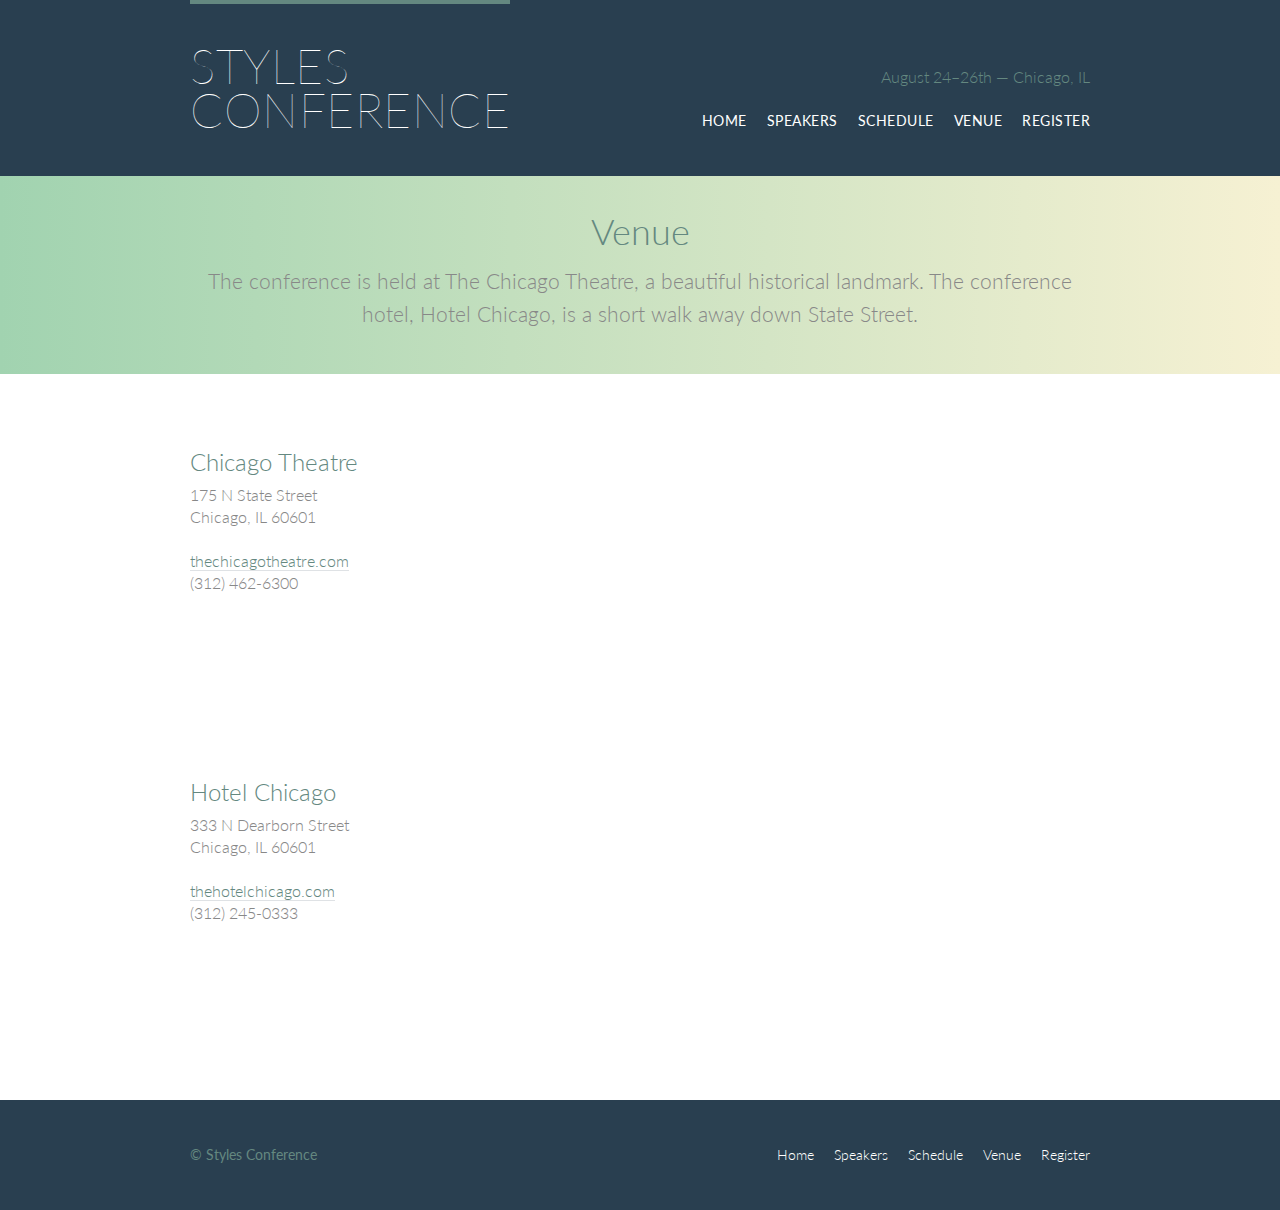
<file: venue.html>
<!DOCTYPE html>
<html lang="en">
    <head>
        <meta charset="utf-8">
        <title>Register Now</title>
        <link rel="stylesheet" href="assets/stylesheets/main.css">
        <link href="https://fonts.googleapis.com/css?family=Lato:100,300,400" rel="stylesheet">
    </head>
    <body>
    
        <header class="primary-header container group">
            <h1 class="logo">
                <a href="index.html">Styles <br> Conference</a>
            </h1>
            <h3 class="tagline">August 24&ndash;26th &mdash; Chicago, IL</h3>
            
            <nav class="nav primary-nav">
                <ul>
                    <li><a href="index.html">Home</a></li><!--
                    --><li><a href="speakers.html">Speakers</a></li><!--
                    --><li><a href="schedule.html">Schedule</a></li><!--
                    --><li><a href="venue.html">Venue</a></li><!--
                    --><li><a href="register.html">Register</a></li>
                </ul>
            </nav>
        </header>
        
        <section class="row-alt">
            <div class="lead container">
                <h1>Venue</h1>
                <p>The conference is held at The Chicago Theatre, a beautiful historical landmark. The conference hotel, Hotel Chicago, is a short walk away down State Street.</p>
            </div>
        </section>
        
        <section class="row">
            <div class="grid">
                <section class="venue-theatre">
                    <div class="col-1-3">
                        <h2>Chicago Theatre</h2>
                        <p>175 N State Street <br> Chicago, IL 60601</p>
                        <p><a href="http://www.thechicagotheatre.com/">thechicagotheatre.com</a> <br> (312) 462-6300</p>
                    </div><!--
                    --><iframe class="venue-map col-2-3" src="https://www.google.com/maps/embed?pb=!1m18!1m12!1m3!1d2970.3471181070577!2d-87.62969368506106!3d41.88539137922153!2m3!1f0!2f0!3f0!3m2!1i1024!2i768!4f13.1!3m3!1m2!1s0x880e2caff598f035%3A0xed6d5c288e9b5ad2!2s175+N+State+St%2C+Chicago%2C+IL+60601!5e0!3m2!1sen!2sus!4v1533357547462" width="600" height="450" frameborder="0" style="border:0" allowfullscreen></iframe>
                </section>
                <section class="venue-hotel">
                    <div class="col-1-3">
                        <h2>Hotel Chicago</h2>
                        <p>333 N Dearborn Street <br> Chicago, IL 60601</p>
                        <p><a href="http://www.thehotelchicago.com">thehotelchicago.com</a> <br> (312) 245-0333</p>
                    </div><!--
                    --><iframe class="venue-map col-2-3" src="https://www.google.com/maps/embed?pb=!1m18!1m12!1m3!1d2970.2004976516514!2d-87.63163848506093!3d41.88854497922137!2m3!1f0!2f0!3f0!3m2!1i1024!2i768!4f13.1!3m3!1m2!1s0x880e2cb1c63b029f%3A0x3ef9184b83d0ebfe!2s333+N+Dearborn+St%2C+Chicago%2C+IL+60654!5e0!3m2!1sen!2sus!4v1533357646100" width="600" height="450" frameborder="0" style="border:0" allowfullscreen></iframe>
                </section>
            </div>
        </section>
        
        <footer class="primary-footer container group">
            <small>&copy; Styles Conference</small>
            <nav class="nav">
                <ul>
                    <li><a href="index.html">Home</a></li><!--
                    --><li><a href="speakers.html">Speakers</a></li><!--
                    --><li><a href="schedule.html">Schedule</a></li><!--
                    --><li><a href="venue.html">Venue</a></li><!--
                    --><li><a href="register.html">Register</a></li>
                </ul>
            </nav>
        </footer>
    </body>
</html>
</file>
<file: assets/stylesheets/main.css>
/* http://meyerweb.com/eric/tools/css/reset/ 2. v2.0 | 20110126
  License: none (public domain)
*/

html, body, div, span, applet, object, iframe,
h1, h2, h3, h4, h5, h6, p, blockquote, pre,
a, abbr, acronym, address, big, cite, code,
del, dfn, em, img, ins, kbd, q, s, samp,
small, strike, strong, sub, sup, tt, var,
b, u, i, center,
dl, dt, dd, ol, ul, li,
fieldset, form, label, legend,
table, caption, tbody, tfoot, thead, tr, th, td,
article, aside, canvas, details, embed,
figure, figcaption, footer, header, hgroup,
menu, nav, output, ruby, section, summary,
time, mark, audio, video {
  margin: 0;
  padding: 0;
  border: 0;
  font-size: 100%;
  font: inherit;
  vertical-align: baseline;
}

/* HTML5 display-role reset for older browsers */
article, aside, details, figcaption, figure,
footer, header, hgroup, menu, nav, section {
  display: block;
}

body {
  line-height: 1;
}

ol, ul {
  list-style: none;
}

blockquote, q {
  quotes: none;
}

blockquote:before, blockquote:after,
q:before, q:after {
  content: '';
  content: none;
}

table {
  border-collapse: collapse;
  border-spacing: 0;
}

/* 
    ===================================

    Custom Styles

    ===================================
*/

body {
    color: #888;
    font: 300 16px/22px "Lato", "Open Sans", "Helvetica Neue", Helvetica, Arial, sans-serif;
    background: #293f50;
}

/* 
    ===================================

    Grid

    ===================================
*/

*, *:before, *:after {
    -webkit-box-sizing: border-box;
    -moz-box-sizing: border-box;
    box-sizing: border-box;
}

.container, .grid {
    margin: 0 auto;
    width: 960px;
}

.container {
    padding-left: 30px;
    padding-right: 30px;
}

.col-1-3 {
    width: 33.33%;
}

.col-2-3 {
    width: 66.66%;
}

.col-1-3, .col-2-3 {
    display: inline-block;
    vertical-align: top;
}

.grid, .col-1-3, .col-2-3 {
    padding-left: 15px;
    padding-right: 15px;
}

/* 
    ===================================

    Clearfix

    ===================================
*/

.group:before, .group:after {
    content: "";
    display: table;
}

.group:after {
    clear: both;
}

.group {
    clear: both;
    *zoom: 1;
}

/* 
    ===================================

    Rows

    ===================================
*/

.row, .row-alt {
    min-width: 960px;
}

.row {
    background: #fff;
    padding: 66px 0 44px 0;
}

.row-alt {
    background: #cbe2c1;
    background: -webkit-linear-gradient(to right, #a1d3b0, #f6f1d3);
    background: -moz-linear-gradient(to right, #a1d3b0, #f6f1d3);
    background: linear-gradient(to right, #a1d3b0, #f6f1d3);
    padding: 44px 0 22px 0;
}

/* 
    ===================================

    Navigation

    ===================================
*/

.nav {
    text-align: right;
}

.nav li {
    display: inline-block;
    margin: 0 10px;
    vertical-align: top;
}

.nav li:last-child {
    margin-right: 0;
}

/* 
    ===================================

    Primary header

    ===================================
*/

.logo {
    border-top: 4px solid #648880;
    padding: 40px 0 22px 0;
    float: left;
    font-size: 48px;
    line-height: 44px;
    font-weight: 100;
    text-transform: uppercase;
    letter-spacing: .5px;
}

.tagline {
    margin: 66px 0 22px 0;
    text-align: right;
}

.primary-nav {
    font-size: 14px;
    font-weight: 400;
    text-transform: uppercase;
    letter-spacing: .5px;
}

/* 
    ===================================

    Primary footer

    ===================================
*/

.primary-footer {
    padding-top: 44px;
    padding-bottom: 44px;
    color: #648880;
    font-size: 14px;
}

.primary-footer small {
    float: left;
    font-weight: 400;
}

/* 
    ===================================

    Typography

    ===================================
*/

h1, h3, h4, h5, p {
    margin-bottom: 22px;
}


h1, h2, h3, h4 {
    color: #648880;
}

h1 {
    font-size: 36px;
    line-height 44px;
}

h2 {
    font-size: 24px;
    line-height: 44px;
}

h5 {
    color: #a9b2b9;
    font-size: 14px;
    font-weight: 400;
    text-transform: uppercase;
}

strong {
    font-weight: 400;
}

cite, em {
    font-style: italic;
}

/* 
    ===================================

    Leads

    ===================================
*/

.lead {
    text-align: center;
}

.lead p {
    font-size: 21px;
    line-height: 33px;
}
/* 
    ===================================

    Links

    ===================================
*/

a:hover {
    color: #a9b2b9;
}

a {
    color: #648880;
    text-decoration: none;
}

p a {
    border-bottom: 1px solid #dfe2e5;
}

.primary-header a, .primary-footer a {
    color: #fff;
}

.primary-header a:hover, .primary-footer a:hover {
    color: #648880;
}

/* 
    ===================================

    Buttons

    ===================================
*/

.btn {
    border-radius: 5px;
    display: inline-block;
    margin: 0;
    color: #fff;
    cursor: pointer;
    font-weight: 400;
    letter-spacing: .5px;
    text-transform: uppercase;
}

.btn-alt {
    border: 1px solid #fff;
    padding: 10px 30px;
}

.btn-alt:hover {
    background: #fff;
    color: #648880;
}

.btn-default {
    border: 0;
    background: #648880;
    padding: 11px 30px;
    font-size: 14px;
}

.btn-default:hover {
    background: #77a198;
}

/* 
    ===================================

    Home

    ===================================
*/

.hero {
    line-height: 44px;
    padding: 22px 80px 66px 80px;
    text-align: center;
    color: #fff;
}

.hero h2 {
    font-size: 36px;
}

.hero p {
    font-size: 24px;
    font-weight: 100;
}

.teaser a:hover h3 {
    color: #a9b2b9;
}

.teaser img {
    display: block;
    max-width: 100%;
    border-radius: 5px;
    margin-bottom: 22px;
}

/* 
    ===================================

    Speakers

    ===================================
*/

.speaker-info {
    border: 1px solid #dfe2e5;
    border-radius: 5px;
    margin-top: 88px;
    padding-bottom: 22px;
    text-align: center;
}

.speaker {
    margin-bottom: 44px;
}

.speaker-info img {
    border-radius: 50%;
    height: 130px;
    vertical-align: top;
    margin: -66px 0 22px 0;
}

/* 
    ===================================

    Schedule

    ===================================
*/

table {
    width: 100%;
    margin-bottom: 44px;
}

table:last-child {
    margin-bottom: 0;
}

th, td {
    padding-bottom: 22px;
    vertical-align: top;
}

th {
    padding-right: 45px;
    text-align: right;
    width: 20%;
}

td {
    width: 40%;
}

thead {
    line-height: 44px;
}

thead th {
    color: #648880;
    font-size: 24px;
}

tbody th {
    color: #a9b2b9;
    font-size: 14px;
    font-weight: 400;
    padding-top: 22px;
    text-transform: uppercase;
}

tbody td {
    border-top: 1px solid #dfe2e5;
    padding-top: 21px;
}

tbody td:first-of-type {
    padding-right: 15px;
}

tbody td:last-of-type {
    padding-left: 15px;
}

tbody td:only-of-type {
    padding-left: 0;
    padding-right: 0;
}

table a {
    color: #888;
}

table h4 {
    margin-bottom: 0;
}

.schedule-offset {
    color: #a9b2b9;
}

/* 
    ===================================

    Venue

    ===================================
*/

.venue-theatre {
    margin-bottom: 66px;
}

.venue-hotel {
    margin-bottom: 22px;
}

.venue-map {
    height: 264px;
}

/* 
    ===================================

    Register

    ===================================
*/

.why-attend {
    list-style: square;
    margin: 0 0 22px 30px;
}

form {
    margin-bottom: 22px;
}

input, select, textarea {
    font: 300 16px/22px "Lato", "Open Sans", "Helvetica Neue", Helvetica, Arial, sans-serif;
}

.register-group label {
    color: #648880;
    cursor: pointer;
    font-weight: 400;
}

.register-group input, .register-group select, .register-group textarea {
    border: 1px solid #c6c9cc;
    border-radius: 5px;
    color: #888;
    display: block;
    margin: 5px 0 27px 0;
    padding: 5px 8px;
}

.register-group input, .register-group textarea {
    width: 100%;
}

.register-group select {
    height: 34px;
    width: 60px;
}

.register-group textarea {
    height: 78px;
}
</file>
